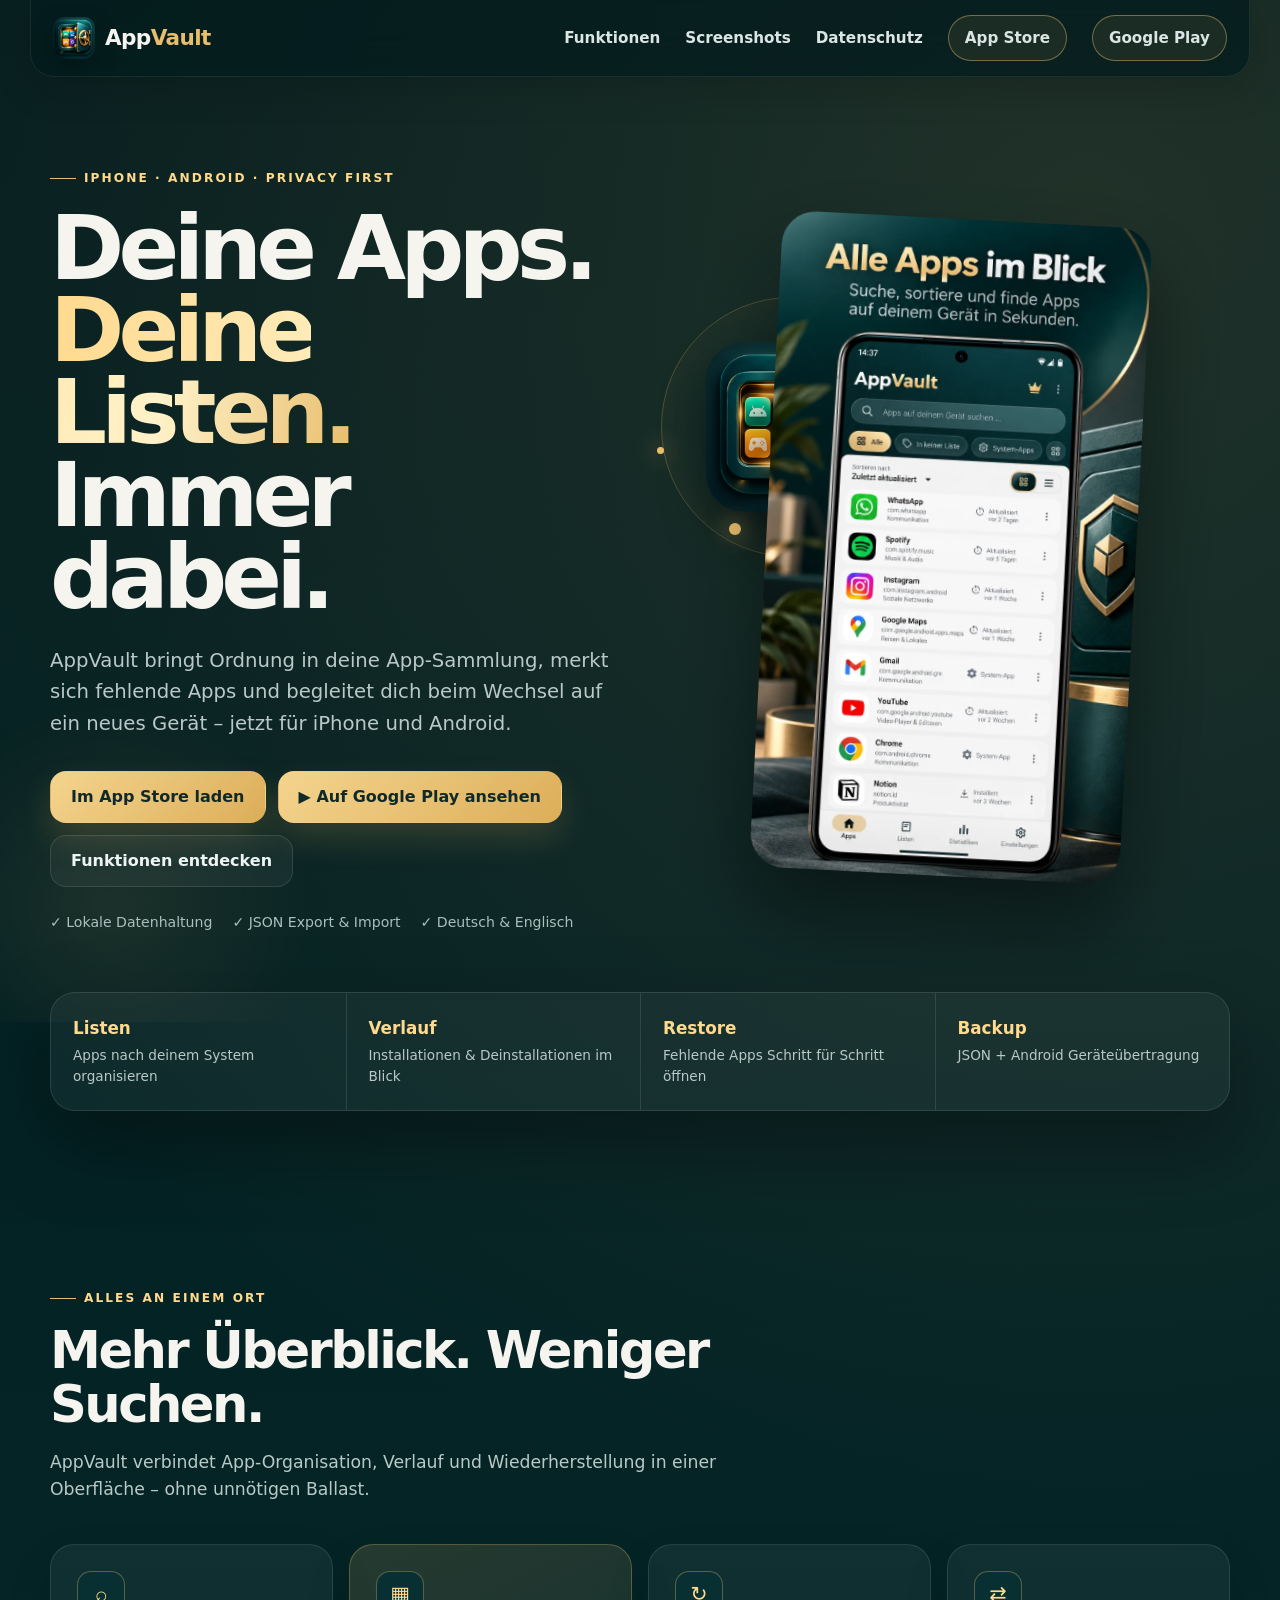
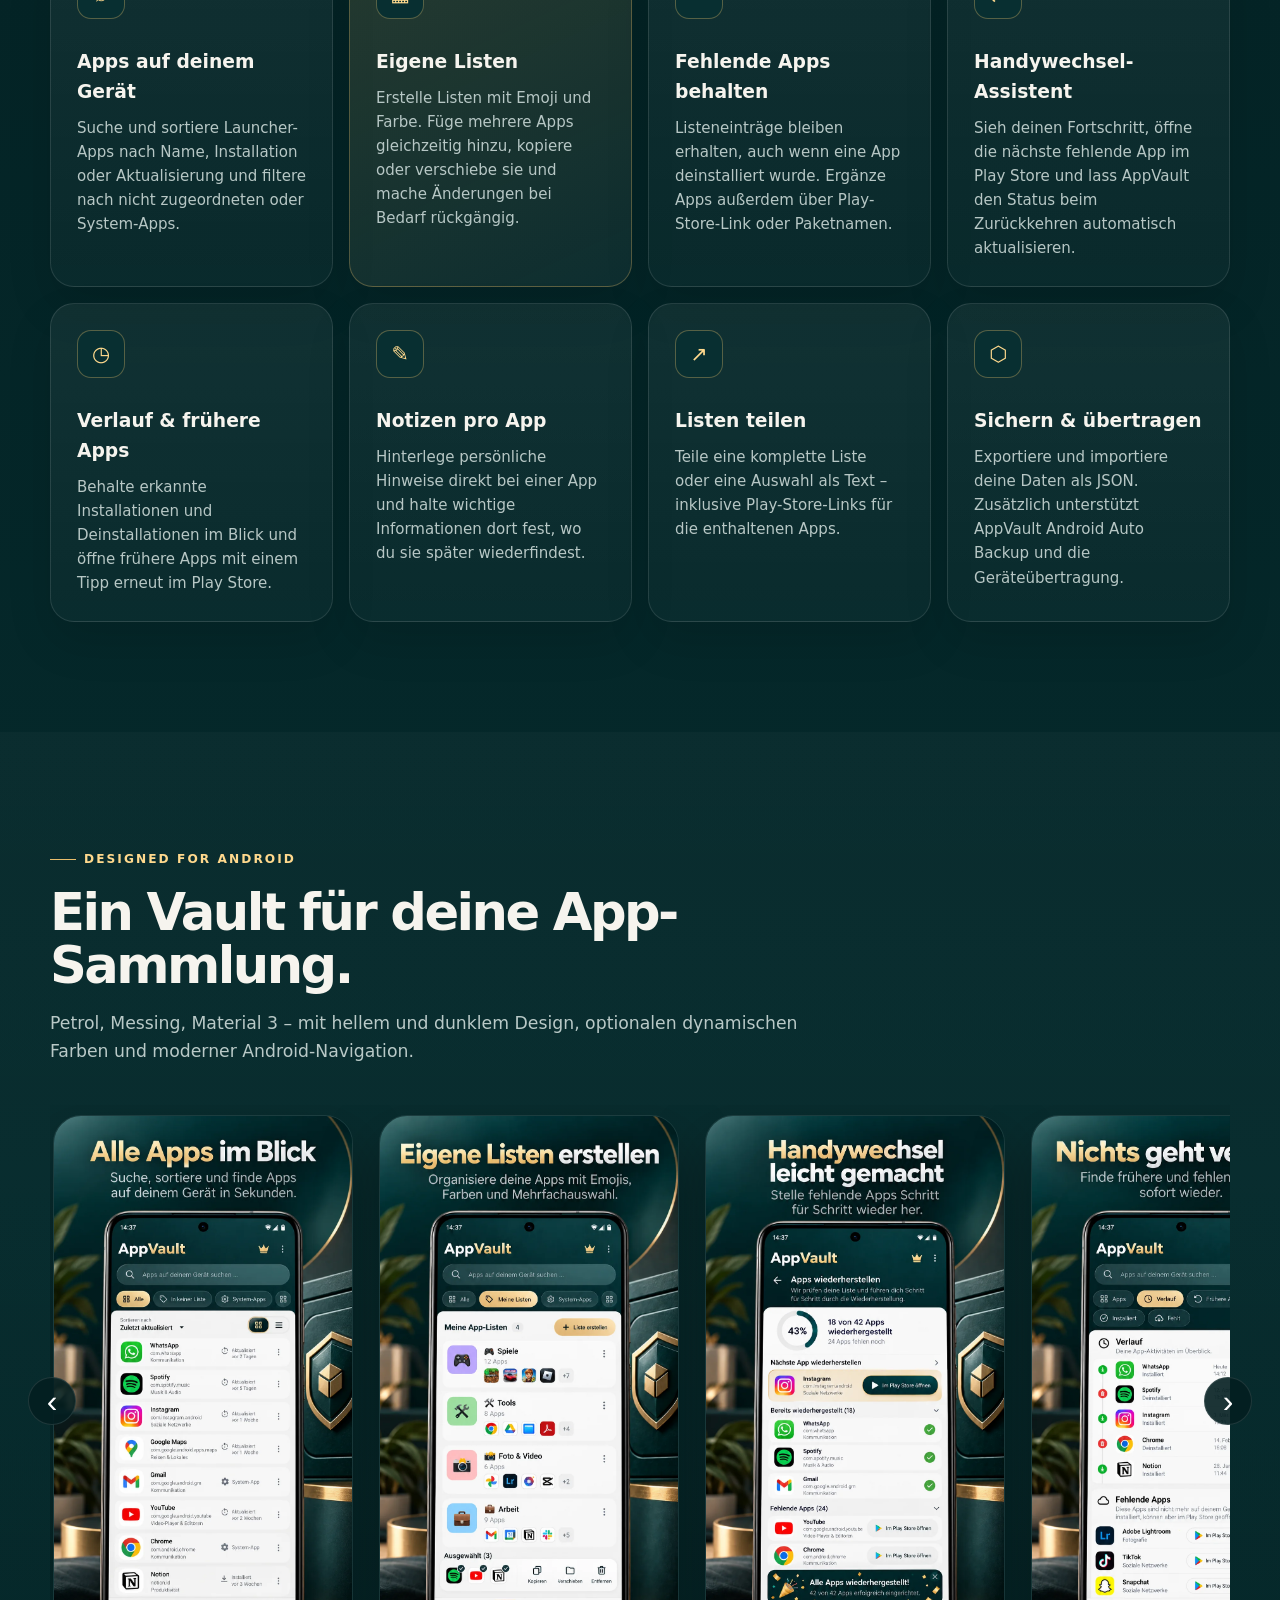
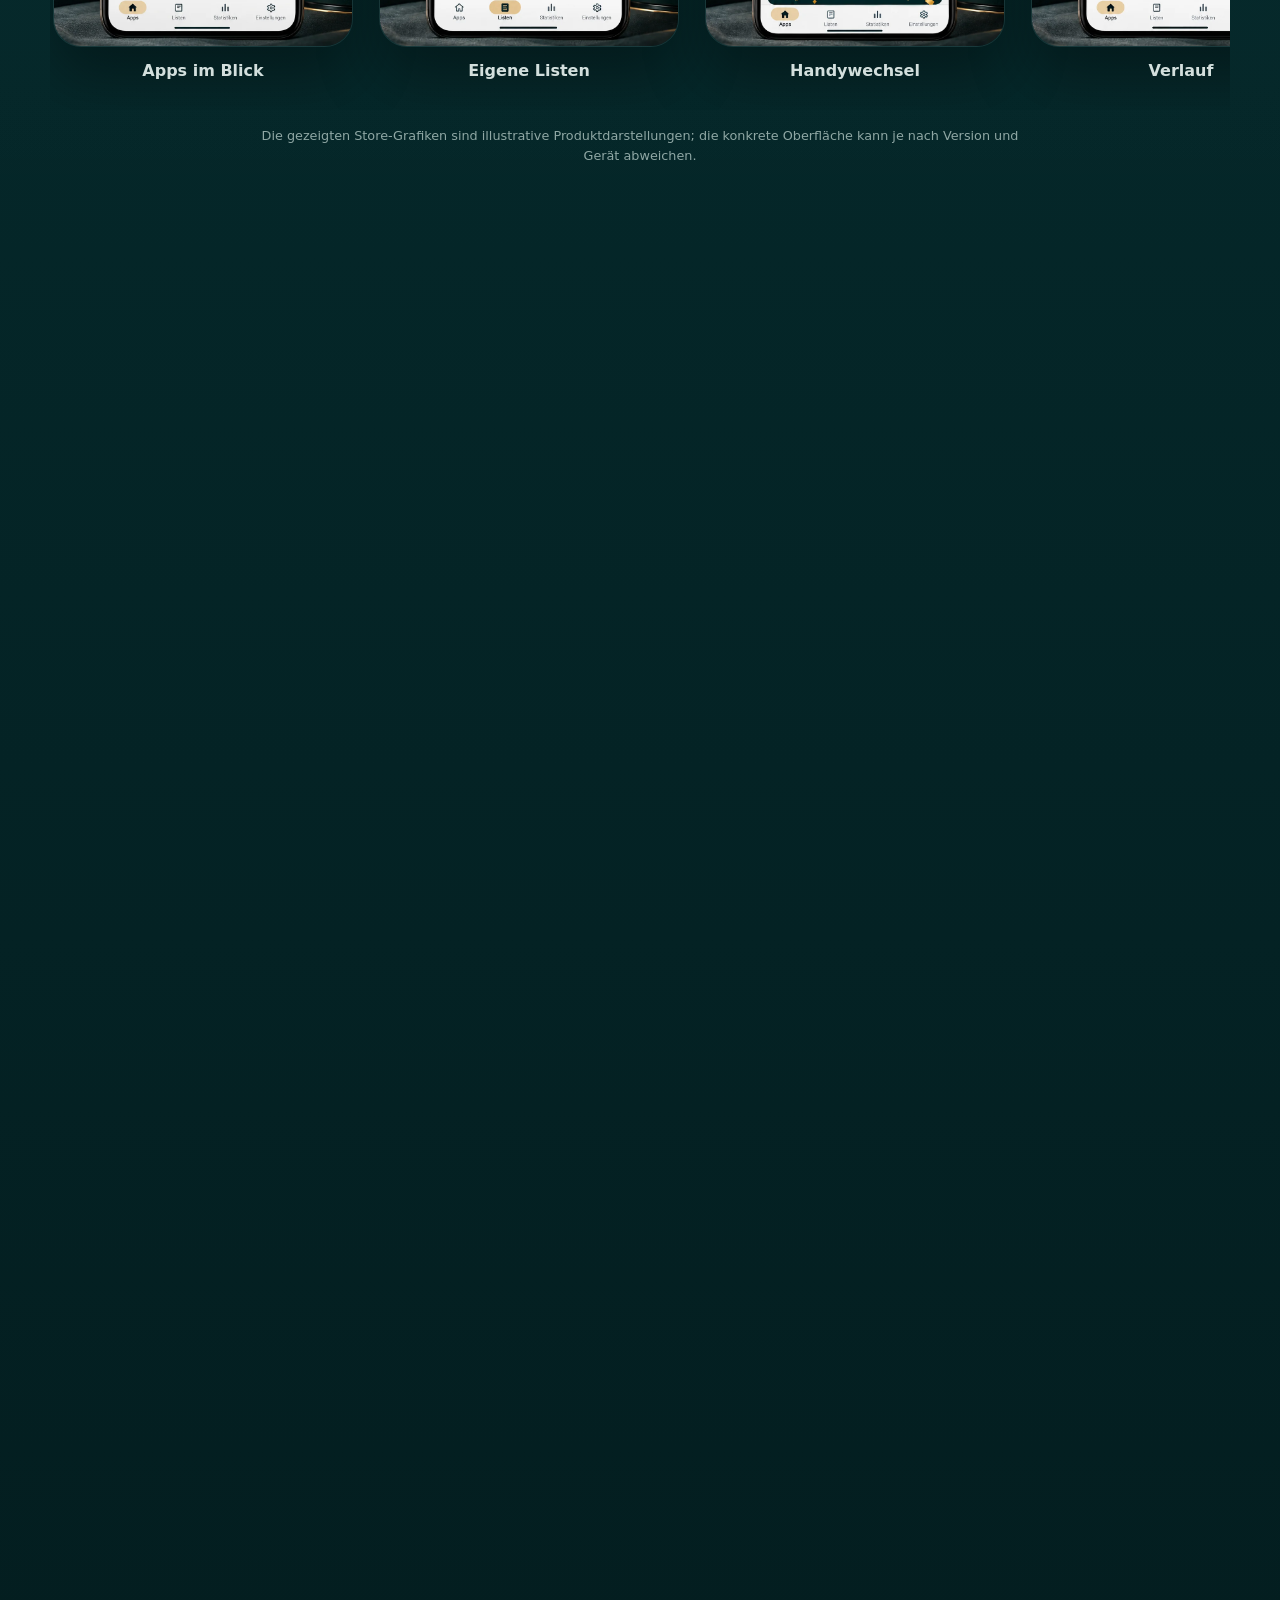
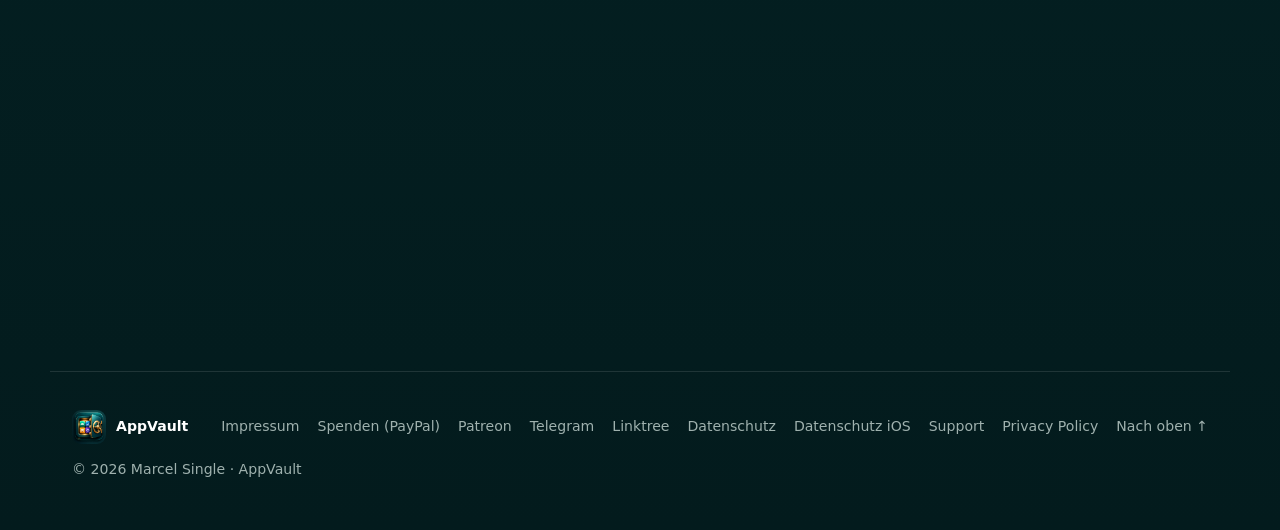
<file: index.html>
<!doctype html>
<html lang="de">
<head>
  <meta charset="utf-8">
  <meta name="viewport" content="width=device-width, initial-scale=1">
  <meta name="theme-color" content="#07393b">
  <meta name="description" content="AppVault organisiert deine Android-Apps in eigenen Listen und hilft dir, fehlende Apps nach einem Handywechsel schnell wiederzufinden.">
  <meta property="og:title" content="AppVault – Deine Apps. Deine Listen. Immer dabei.">
  <meta property="og:description" content="Apps organisieren, fehlende Apps wiederfinden und beim Handywechsel Schritt für Schritt wiederherstellen.">
  <meta property="og:image" content="assets/og-image.jpg">
  <title>AppVault – Deine Apps. Deine Listen. Immer dabei.</title>
  <link rel="icon" href="assets/app-icon.png">
  <link rel="stylesheet" href="styles.css">
</head>
<body>
  <header class="site-header" id="top">
    <a class="brand" href="#top" aria-label="AppVault Startseite">
      <img src="assets/app-icon.png" alt="AppVault Icon" width="42" height="42">
      <span>App<span>Vault</span></span>
    </a>
    <button class="menu-button" type="button" aria-label="Navigation öffnen" aria-expanded="false">☰</button>
    <nav class="nav" aria-label="Hauptnavigation">
      <a href="#features">Funktionen</a>
      <a href="#screens">Screenshots</a>
      <a href="#privacy">Datenschutz</a>
      <a class="nav-cta" href="https://apps.apple.com/app/app-vault-apps-nutzung/id6823302674" rel="noopener">App Store</a>
      <a class="nav-cta" href="https://play.google.com/store/apps/details?id=dev.flondy.AV" rel="noopener">Google Play</a>
    </nav>
  </header>

  <main>
    <section class="hero section-pad">
      <div class="hero-glow hero-glow-a"></div>
      <div class="hero-glow hero-glow-b"></div>
      <div class="hero-copy reveal">
        <div class="eyebrow">iPHONE · ANDROID · PRIVACY FIRST</div>
        <h1>Deine Apps.<br><span>Deine Listen.</span><br>Immer dabei.</h1>
        <p class="lead">AppVault bringt Ordnung in deine App-Sammlung, merkt sich fehlende Apps und begleitet dich beim Wechsel auf ein neues Gerät – jetzt für iPhone und Android.</p>
        <div class="hero-actions">
          <a class="button button-primary" href="https://apps.apple.com/app/app-vault-apps-nutzung/id6823302674" rel="noopener">Im App Store laden</a>
          <a class="button button-primary" href="https://play.google.com/store/apps/details?id=dev.flondy.AV" rel="noopener">▶ Auf Google Play ansehen</a>
          <a class="button button-ghost" href="#features">Funktionen entdecken</a>
        </div>
        <div class="trust-row" aria-label="AppVault Eigenschaften">
          <span>✓ Lokale Datenhaltung</span>
          <span>✓ JSON Export & Import</span>
          <span>✓ Deutsch & Englisch</span>
        </div>
      </div>
      <div class="hero-visual reveal">
        <div class="icon-orbit">
          <img class="hero-icon" src="assets/app-icon.png" alt="AppVault Tresor-App-Icon">
          <span class="orbit-dot dot-a"></span><span class="orbit-dot dot-b"></span><span class="orbit-dot dot-c"></span>
        </div>
        <img class="hero-phone" src="assets/screen-apps.webp" alt="AppVault App-Übersicht auf einem Android-Smartphone">
      </div>
    </section>

    <section class="mini-proof">
      <div><strong>Listen</strong><span>Apps nach deinem System organisieren</span></div>
      <div><strong>Verlauf</strong><span>Installationen & Deinstallationen im Blick</span></div>
      <div><strong>Restore</strong><span>Fehlende Apps Schritt für Schritt öffnen</span></div>
      <div><strong>Backup</strong><span>JSON + Android Geräteübertragung</span></div>
    </section>

    <section class="section section-pad" id="features">
      <div class="section-heading reveal">
        <div class="eyebrow">ALLES AN EINEM ORT</div>
        <h2>Mehr Überblick. Weniger Suchen.</h2>
        <p>AppVault verbindet App-Organisation, Verlauf und Wiederherstellung in einer Oberfläche – ohne unnötigen Ballast.</p>
      </div>
      <div class="feature-grid">
        <article class="feature-card reveal"><div class="feature-icon">⌕</div><h3>Apps auf deinem Gerät</h3><p>Suche und sortiere Launcher-Apps nach Name, Installation oder Aktualisierung und filtere nach nicht zugeordneten oder System-Apps.</p></article>
        <article class="feature-card featured reveal"><div class="feature-icon">▦</div><h3>Eigene Listen</h3><p>Erstelle Listen mit Emoji und Farbe. Füge mehrere Apps gleichzeitig hinzu, kopiere oder verschiebe sie und mache Änderungen bei Bedarf rückgängig.</p></article>
        <article class="feature-card reveal"><div class="feature-icon">↻</div><h3>Fehlende Apps behalten</h3><p>Listeneinträge bleiben erhalten, auch wenn eine App deinstalliert wurde. Ergänze Apps außerdem über Play-Store-Link oder Paketnamen.</p></article>
        <article class="feature-card reveal"><div class="feature-icon">⇄</div><h3>Handywechsel-Assistent</h3><p>Sieh deinen Fortschritt, öffne die nächste fehlende App im Play Store und lass AppVault den Status beim Zurückkehren automatisch aktualisieren.</p></article>
        <article class="feature-card reveal"><div class="feature-icon">◷</div><h3>Verlauf & frühere Apps</h3><p>Behalte erkannte Installationen und Deinstallationen im Blick und öffne frühere Apps mit einem Tipp erneut im Play Store.</p></article>
        <article class="feature-card reveal"><div class="feature-icon">✎</div><h3>Notizen pro App</h3><p>Hinterlege persönliche Hinweise direkt bei einer App und halte wichtige Informationen dort fest, wo du sie später wiederfindest.</p></article>
        <article class="feature-card reveal"><div class="feature-icon">↗</div><h3>Listen teilen</h3><p>Teile eine komplette Liste oder eine Auswahl als Text – inklusive Play-Store-Links für die enthaltenen Apps.</p></article>
        <article class="feature-card reveal"><div class="feature-icon">⬡</div><h3>Sichern & übertragen</h3><p>Exportiere und importiere deine Daten als JSON. Zusätzlich unterstützt AppVault Android Auto Backup und die Geräteübertragung.</p></article>
      </div>
    </section>

    <section class="showcase section-pad" id="screens">
      <div class="section-heading reveal">
        <div class="eyebrow">DESIGNED FOR ANDROID</div>
        <h2>Ein Vault für deine App-Sammlung.</h2>
        <p>Petrol, Messing, Material 3 – mit hellem und dunklem Design, optionalen dynamischen Farben und moderner Android-Navigation.</p>
      </div>
      <div class="screens-wrap reveal">
        <button class="slider-button prev" type="button" aria-label="Vorheriger Screenshot">‹</button>
        <div class="screens" tabindex="0">
          <figure><img src="assets/screen-apps.webp" alt="AppVault Übersicht installierter Apps"><figcaption>Apps im Blick</figcaption></figure>
          <figure><img src="assets/screen-lists.webp" alt="Eigene App-Listen in AppVault"><figcaption>Eigene Listen</figcaption></figure>
          <figure><img src="assets/screen-restore.webp" alt="Wiederherstellungsassistent von AppVault"><figcaption>Handywechsel</figcaption></figure>
          <figure><img src="assets/screen-history.webp" alt="App-Verlauf und fehlende Apps in AppVault"><figcaption>Verlauf</figcaption></figure>
        </div>
        <button class="slider-button next" type="button" aria-label="Nächster Screenshot">›</button>
      </div>
      <p class="mockup-note">Die gezeigten Store-Grafiken sind illustrative Produktdarstellungen; die konkrete Oberfläche kann je nach Version und Gerät abweichen.</p>
    </section>

    <section class="privacy-band section-pad" id="privacy">
      <div class="privacy-card reveal">
        <div>
          <div class="eyebrow">PRIVACY FIRST</div>
          <h2>Deine App-Daten bleiben unter deiner Kontrolle.</h2>
          <p>AppVault speichert Listen, Notizen, bekannte Apps und den Verlauf lokal auf deinem Gerät. JSON-Dateien werden nur an dem Ort gespeichert oder geöffnet, den du selbst auswählst. Die aktuelle Projektversion nutzt keine Werbe- oder Analyse-SDKs.</p>
        </div>
        <div class="privacy-points">
          <span>Keine eigene Cloud</span>
          <span>Kein AppVault-Konto nötig</span>
          <span>Kein QUERY_ALL_PACKAGES</span>
          <span>Transparenter Export</span>
        </div>
        <a class="button button-primary" href="datenschutz.html">Datenschutzerklärung lesen</a>
      </div>
    </section>

    <section class="section section-pad faq">
      <div class="section-heading reveal">
        <div class="eyebrow">FAQ</div>
        <h2>Häufige Fragen</h2>
      </div>
      <div class="faq-list">
        <details class="reveal"><summary>Kann AppVault meine Apps automatisch installieren?</summary><p>Nein. AppVault öffnet fehlende Apps im Google Play Store. Die eigentliche Installation bestätigst du selbst im Play Store.</p></details>
        <details class="reveal"><summary>Was passiert mit einer Liste, wenn ich eine App lösche?</summary><p>Der Eintrag kann in AppVault erhalten bleiben. So siehst du später, dass die App fehlt, und kannst sie einfacher wiederfinden.</p></details>
        <details class="reveal"><summary>Wo werden meine AppVault-Daten gespeichert?</summary><p>Listen, Notizen, bekannte Apps, Verlauf und Einstellungen werden lokal auf deinem Gerät gespeichert. Für Sicherungen kannst du JSON Export/Import sowie die von Android bereitgestellten Backup- und Geräteübertragungsfunktionen verwenden.</p></details>
        <details class="reveal"><summary>Benötigt AppVault Zugriff auf alle installierten Pakete?</summary><p>AppVault verwendet Package Visibility über Androids &lt;queries&gt;-Mechanismus für Launcher-Apps und nicht die weitreichende QUERY_ALL_PACKAGES-Berechtigung.</p></details>
      </div>
    </section>

    <section class="cta section-pad reveal">
      <img src="assets/app-icon.png" alt="" width="92" height="92">
      <div><div class="eyebrow">APPVAULT</div><h2>Deine Apps. Deine Listen.<br>Dein Vault.</h2></div>
      <div class="hero-actions" style="margin:0"><a class="button button-primary" href="https://apps.apple.com/app/app-vault-apps-nutzung/id6823302674" rel="noopener">App Store</a><a class="button button-primary" href="https://play.google.com/store/apps/details?id=dev.flondy.AV" rel="noopener">▶ Google Play</a></div>
    </section>
  </main>

  <footer>
    <div class="footer-brand"><img src="assets/app-icon.png" alt="" width="34" height="34"><strong>AppVault</strong></div>
    <div class="footer-links"><a href="https://flondy.github.io/app-store/impressum.html">Impressum</a><a href="https://www.paypal.com/paypalme/MSingle72" target="_blank" rel="noopener">Spenden (PayPal)</a><a href="https://www.patreon.com/cw/Flondy" target="_blank" rel="noopener">Patreon</a><a href="https://t.me/Flondy" target="_blank" rel="noopener">Telegram</a><a href="https://linktr.ee/flondy" target="_blank" rel="noopener">Linktree</a><a href="datenschutz.html">Datenschutz</a><a href="datenschutz-ios.html">Datenschutz iOS</a><a href="support.html">Support</a><a href="privacy.html" lang="en">Privacy Policy</a><a href="#top">Nach oben ↑</a></div>
    <p>© <span id="year"></span> Marcel Single · AppVault</p>
  </footer>
  <script src="script.js"></script>
</body>
</html>
</file>
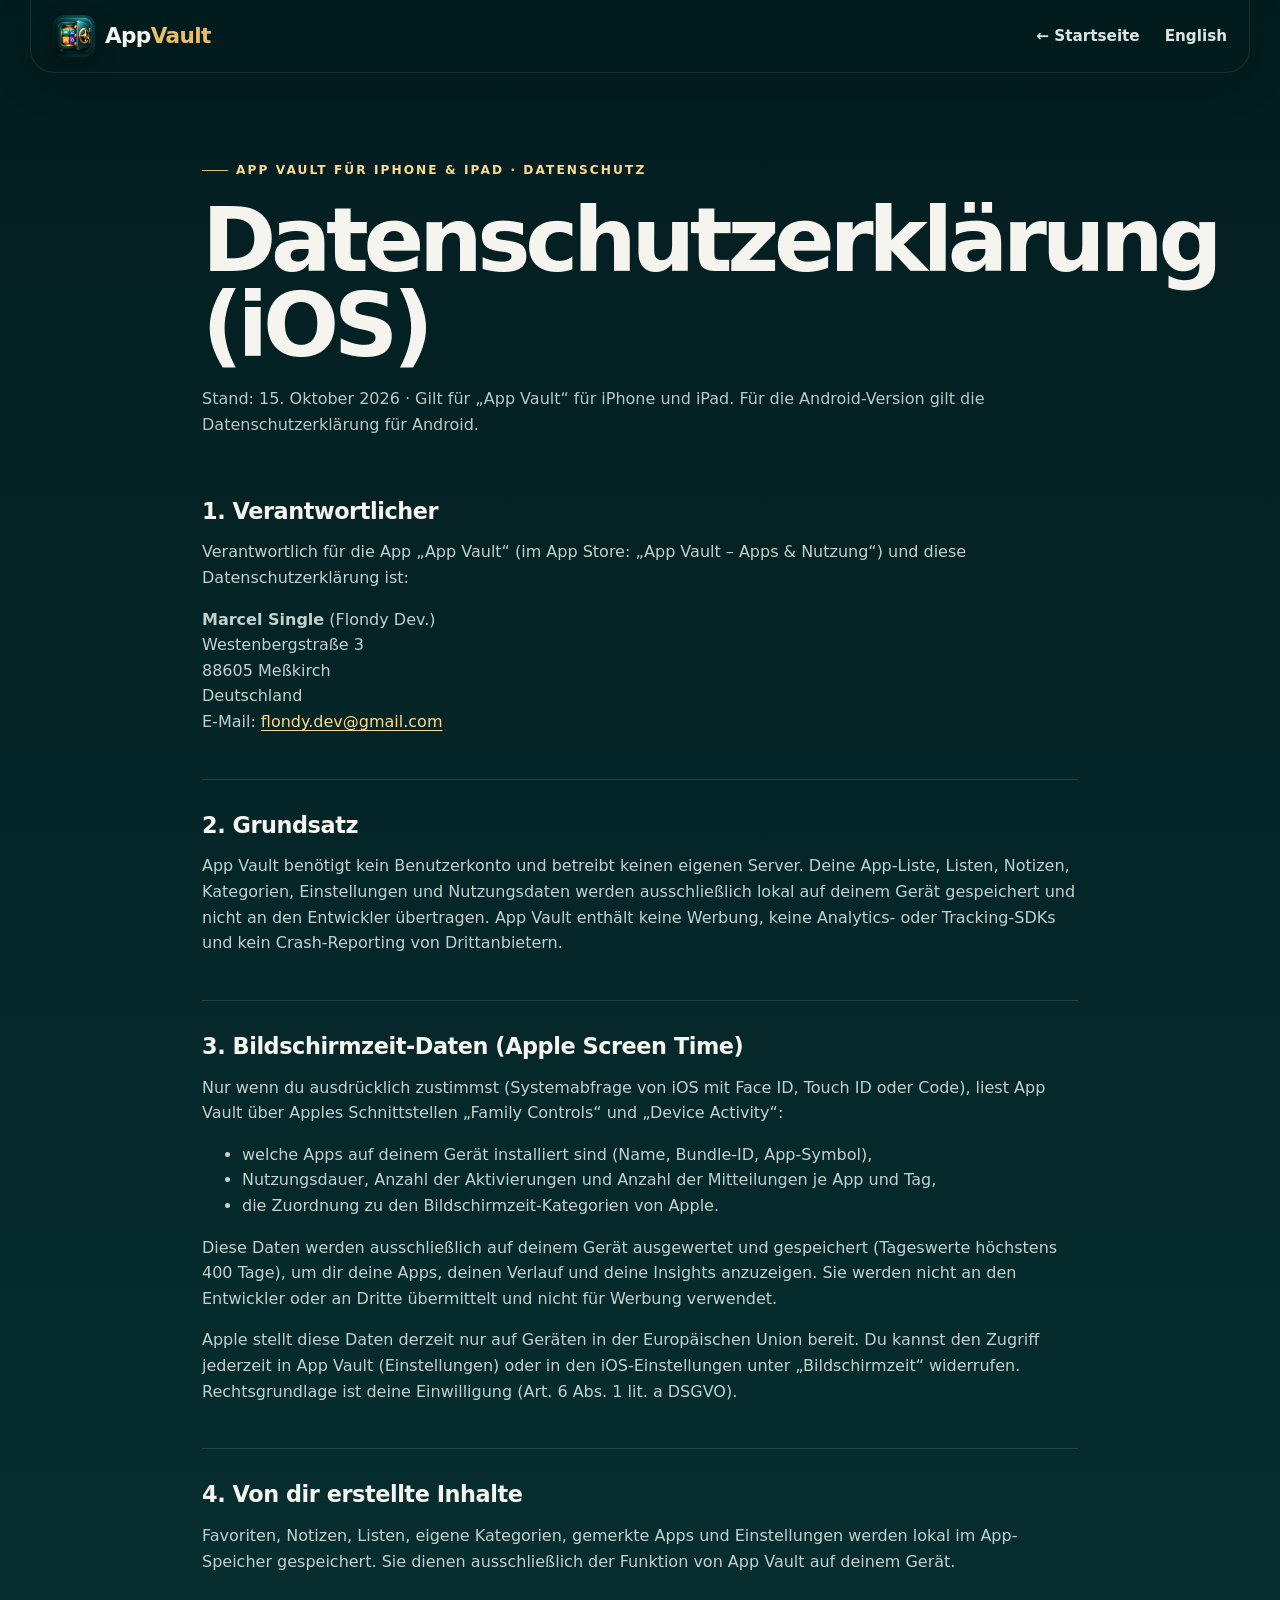
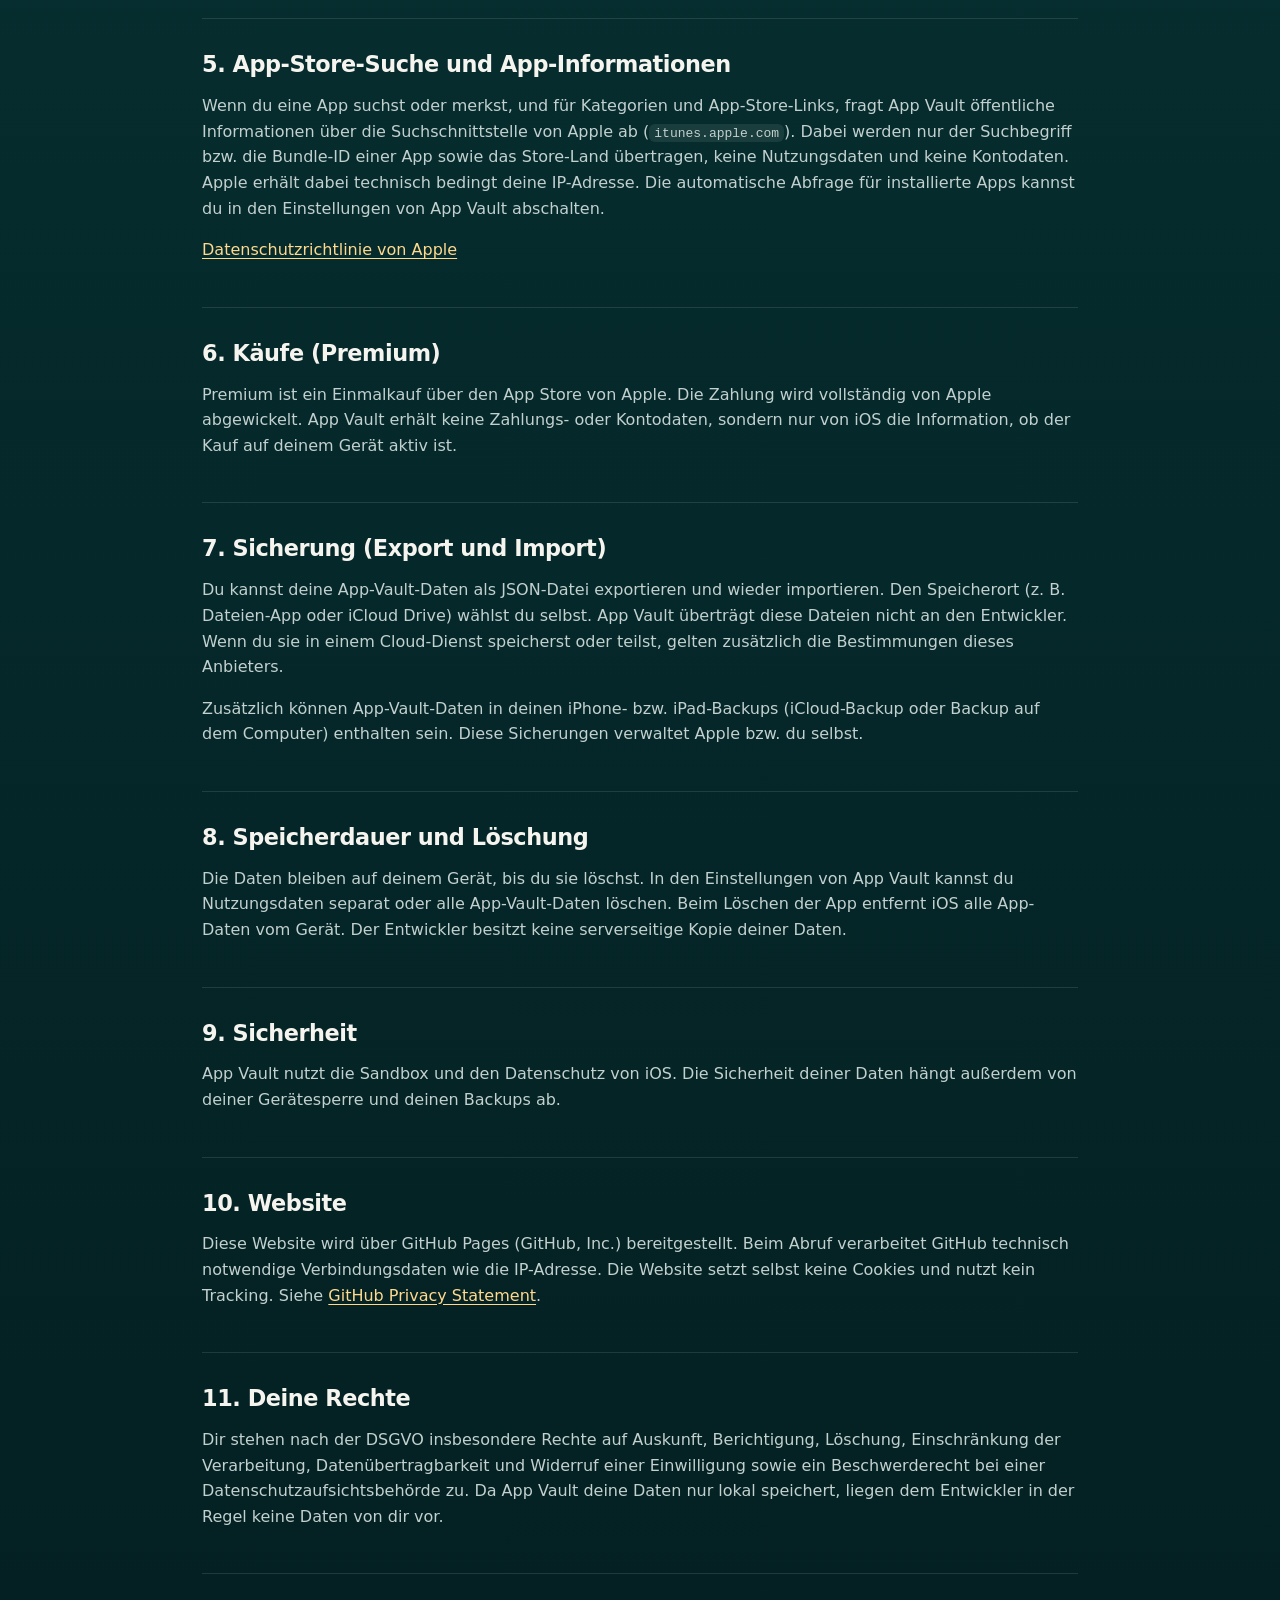
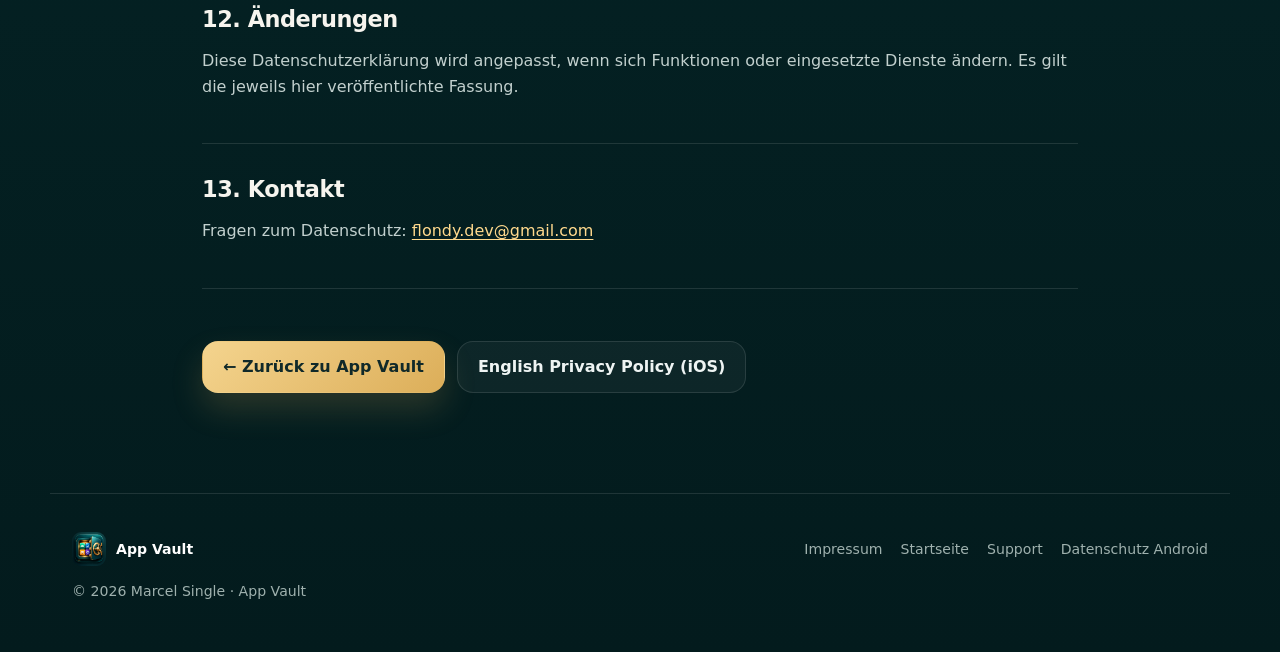
<file: datenschutz-ios.html>
<!doctype html>
<html lang="de">
<head>
  <meta charset="utf-8">
  <meta name="viewport" content="width=device-width, initial-scale=1">
  <meta name="theme-color" content="#07393b">
  <meta name="robots" content="index,follow">
  <title>Datenschutzerklärung iOS – App Vault</title>
  <link rel="icon" href="assets/app-icon.png">
  <link rel="stylesheet" href="styles.css">
</head>
<body class="legal-page">
  <header class="site-header legal-header">
    <a class="brand" href="index.html"><img src="assets/app-icon.png" alt="App Vault Icon" width="42" height="42"><span>App<span>Vault</span></span></a>
    <nav class="nav legal-nav"><a href="index.html">← Startseite</a><a href="privacy-ios.html" lang="en">English</a></nav>
  </header>
  <main class="legal-shell">
    <div class="legal-title">
      <div class="eyebrow">APP VAULT FÜR iPHONE &amp; iPAD · DATENSCHUTZ</div>
      <h1>Datenschutzerklärung (iOS)</h1>
      <p>Stand: 15. Oktober 2026 · Gilt für „App Vault“ für iPhone und iPad. Für die Android-Version gilt die <a href="datenschutz.html">Datenschutzerklärung für Android</a>.</p>
    </div>

    <article class="legal-content">
      <section><h2>1. Verantwortlicher</h2><p>Verantwortlich für die App „App Vault“ (im App Store: „App Vault – Apps &amp; Nutzung“) und diese Datenschutzerklärung ist:</p><p><strong>Marcel Single</strong> (Flondy Dev.)<br>Westenbergstraße 3<br>88605 Meßkirch<br>Deutschland<br>E-Mail: <a href="mailto:flondy.dev@gmail.com">flondy.dev@gmail.com</a></p></section>

      <section><h2>2. Grundsatz</h2><p>App Vault benötigt kein Benutzerkonto und betreibt keinen eigenen Server. Deine App-Liste, Listen, Notizen, Kategorien, Einstellungen und Nutzungsdaten werden ausschließlich lokal auf deinem Gerät gespeichert und nicht an den Entwickler übertragen. App Vault enthält keine Werbung, keine Analytics- oder Tracking-SDKs und kein Crash-Reporting von Drittanbietern.</p></section>

      <section><h2>3. Bildschirmzeit-Daten (Apple Screen Time)</h2><p>Nur wenn du ausdrücklich zustimmst (Systemabfrage von iOS mit Face ID, Touch ID oder Code), liest App Vault über Apples Schnittstellen „Family Controls“ und „Device Activity“:</p><ul><li>welche Apps auf deinem Gerät installiert sind (Name, Bundle-ID, App-Symbol),</li><li>Nutzungsdauer, Anzahl der Aktivierungen und Anzahl der Mitteilungen je App und Tag,</li><li>die Zuordnung zu den Bildschirmzeit-Kategorien von Apple.</li></ul><p>Diese Daten werden ausschließlich auf deinem Gerät ausgewertet und gespeichert (Tageswerte höchstens 400 Tage), um dir deine Apps, deinen Verlauf und deine Insights anzuzeigen. Sie werden nicht an den Entwickler oder an Dritte übermittelt und nicht für Werbung verwendet.</p><p>Apple stellt diese Daten derzeit nur auf Geräten in der Europäischen Union bereit. Du kannst den Zugriff jederzeit in App Vault (Einstellungen) oder in den iOS-Einstellungen unter „Bildschirmzeit“ widerrufen. Rechtsgrundlage ist deine Einwilligung (Art. 6 Abs. 1 lit. a DSGVO).</p></section>

      <section><h2>4. Von dir erstellte Inhalte</h2><p>Favoriten, Notizen, Listen, eigene Kategorien, gemerkte Apps und Einstellungen werden lokal im App-Speicher gespeichert. Sie dienen ausschließlich der Funktion von App Vault auf deinem Gerät.</p></section>

      <section><h2>5. App-Store-Suche und App-Informationen</h2><p>Wenn du eine App suchst oder merkst, und für Kategorien und App-Store-Links, fragt App Vault öffentliche Informationen über die Suchschnittstelle von Apple ab (<code>itunes.apple.com</code>). Dabei werden nur der Suchbegriff bzw. die Bundle-ID einer App sowie das Store-Land übertragen, keine Nutzungsdaten und keine Kontodaten. Apple erhält dabei technisch bedingt deine IP-Adresse. Die automatische Abfrage für installierte Apps kannst du in den Einstellungen von App Vault abschalten.</p><p><a href="https://www.apple.com/legal/privacy/" rel="noopener noreferrer">Datenschutzrichtlinie von Apple</a></p></section>

      <section><h2>6. Käufe (Premium)</h2><p>Premium ist ein Einmalkauf über den App Store von Apple. Die Zahlung wird vollständig von Apple abgewickelt. App Vault erhält keine Zahlungs- oder Kontodaten, sondern nur von iOS die Information, ob der Kauf auf deinem Gerät aktiv ist.</p></section>

      <section><h2>7. Sicherung (Export und Import)</h2><p>Du kannst deine App-Vault-Daten als JSON-Datei exportieren und wieder importieren. Den Speicherort (z. B. Dateien-App oder iCloud Drive) wählst du selbst. App Vault überträgt diese Dateien nicht an den Entwickler. Wenn du sie in einem Cloud-Dienst speicherst oder teilst, gelten zusätzlich die Bestimmungen dieses Anbieters.</p><p>Zusätzlich können App-Vault-Daten in deinen iPhone- bzw. iPad-Backups (iCloud-Backup oder Backup auf dem Computer) enthalten sein. Diese Sicherungen verwaltet Apple bzw. du selbst.</p></section>

      <section><h2>8. Speicherdauer und Löschung</h2><p>Die Daten bleiben auf deinem Gerät, bis du sie löschst. In den Einstellungen von App Vault kannst du Nutzungsdaten separat oder alle App-Vault-Daten löschen. Beim Löschen der App entfernt iOS alle App-Daten vom Gerät. Der Entwickler besitzt keine serverseitige Kopie deiner Daten.</p></section>

      <section><h2>9. Sicherheit</h2><p>App Vault nutzt die Sandbox und den Datenschutz von iOS. Die Sicherheit deiner Daten hängt außerdem von deiner Gerätesperre und deinen Backups ab.</p></section>

      <section><h2>10. Website</h2><p>Diese Website wird über GitHub Pages (GitHub, Inc.) bereitgestellt. Beim Abruf verarbeitet GitHub technisch notwendige Verbindungsdaten wie die IP-Adresse. Die Website setzt selbst keine Cookies und nutzt kein Tracking. Siehe <a href="https://docs.github.com/en/site-policy/privacy-policies/github-general-privacy-statement" rel="noopener noreferrer">GitHub Privacy Statement</a>.</p></section>

      <section><h2>11. Deine Rechte</h2><p>Dir stehen nach der DSGVO insbesondere Rechte auf Auskunft, Berichtigung, Löschung, Einschränkung der Verarbeitung, Datenübertragbarkeit und Widerruf einer Einwilligung sowie ein Beschwerderecht bei einer Datenschutzaufsichtsbehörde zu. Da App Vault deine Daten nur lokal speichert, liegen dem Entwickler in der Regel keine Daten von dir vor.</p></section>

      <section><h2>12. Änderungen</h2><p>Diese Datenschutzerklärung wird angepasst, wenn sich Funktionen oder eingesetzte Dienste ändern. Es gilt die jeweils hier veröffentlichte Fassung.</p></section>

      <section><h2>13. Kontakt</h2><p>Fragen zum Datenschutz: <a href="mailto:flondy.dev@gmail.com">flondy.dev@gmail.com</a></p></section>
    </article>
    <div class="legal-actions"><a class="button button-primary" href="index.html">← Zurück zu App Vault</a><a class="button button-ghost" href="privacy-ios.html">English Privacy Policy (iOS)</a></div>
  </main>
  <footer><div class="footer-brand"><img src="assets/app-icon.png" alt="" width="34" height="34"><strong>App Vault</strong></div><div class="footer-links"><a href="https://flondy.github.io/app-store/impressum.html">Impressum</a><a href="index.html">Startseite</a><a href="support.html">Support</a><a href="datenschutz.html">Datenschutz Android</a></div><p>© <span id="year"></span> Marcel Single · App Vault</p></footer>
  <script src="script.js"></script>
</body>
</html>
</file>
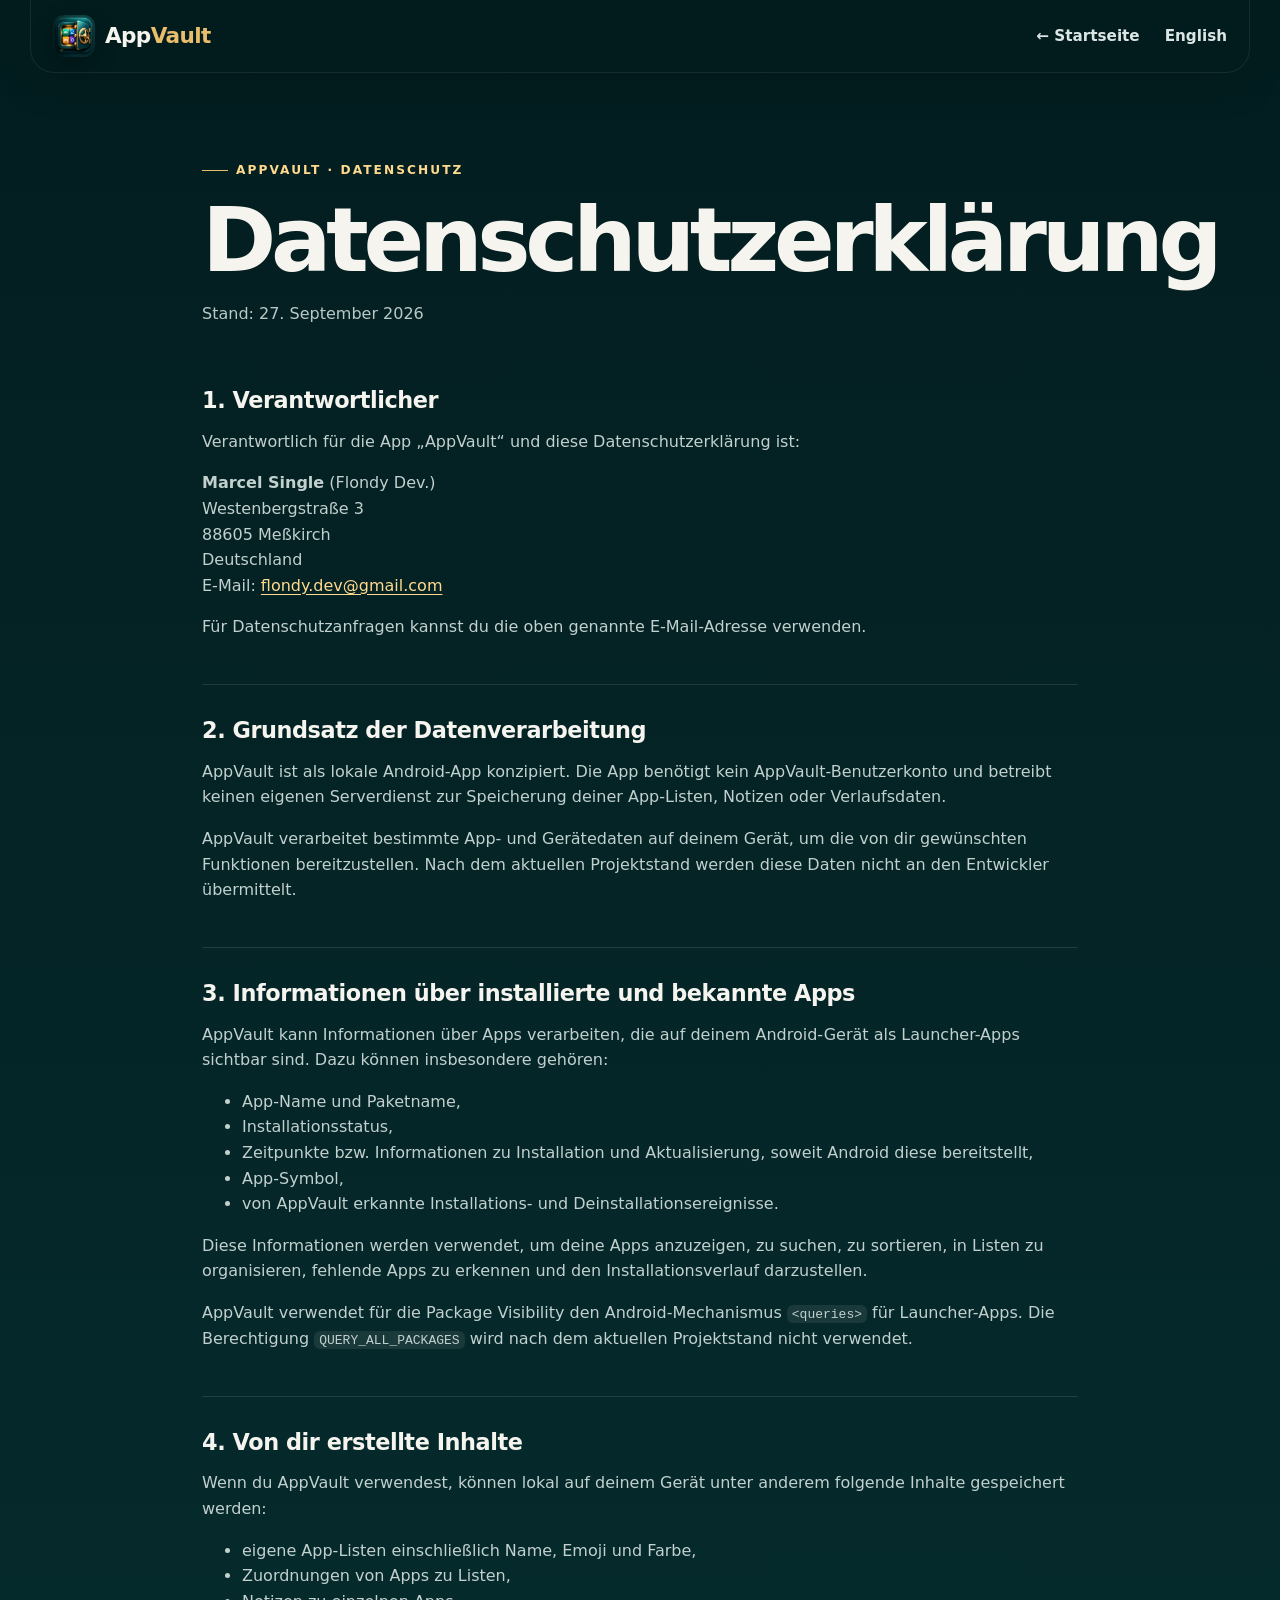
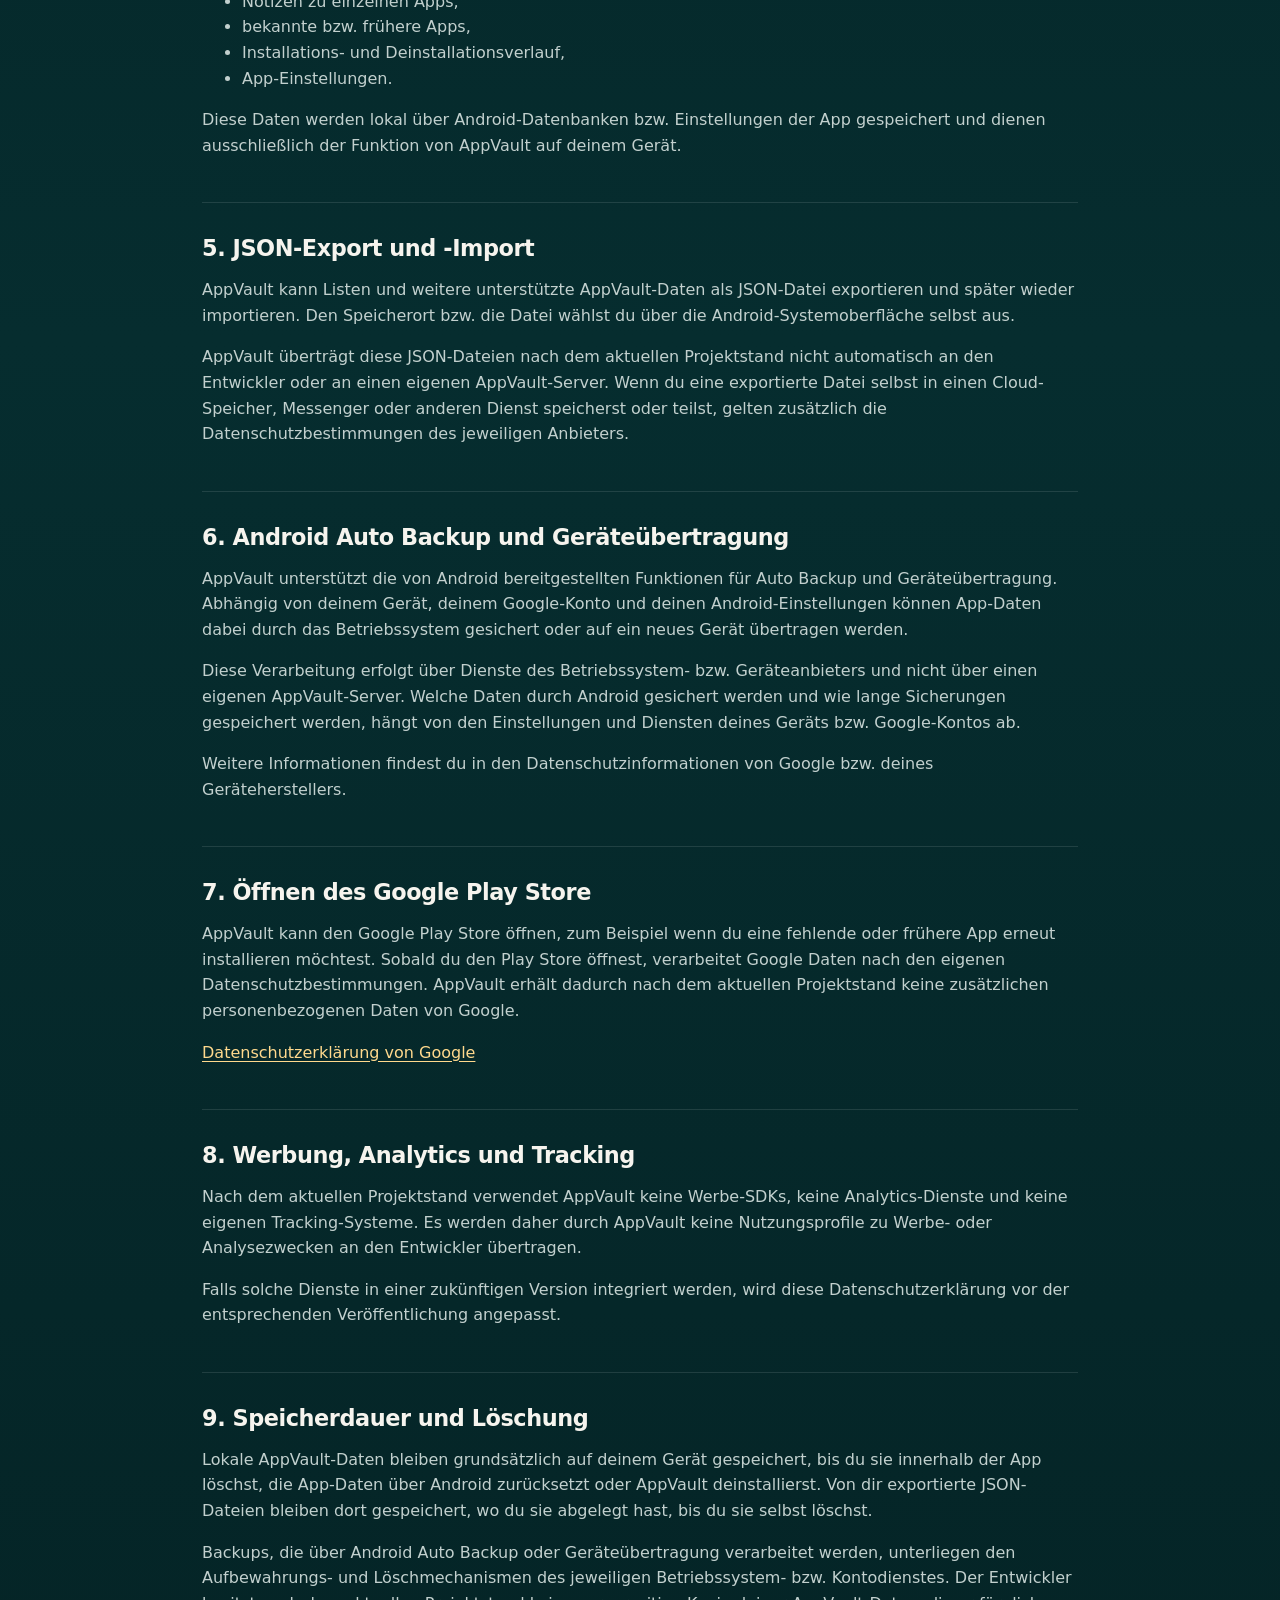
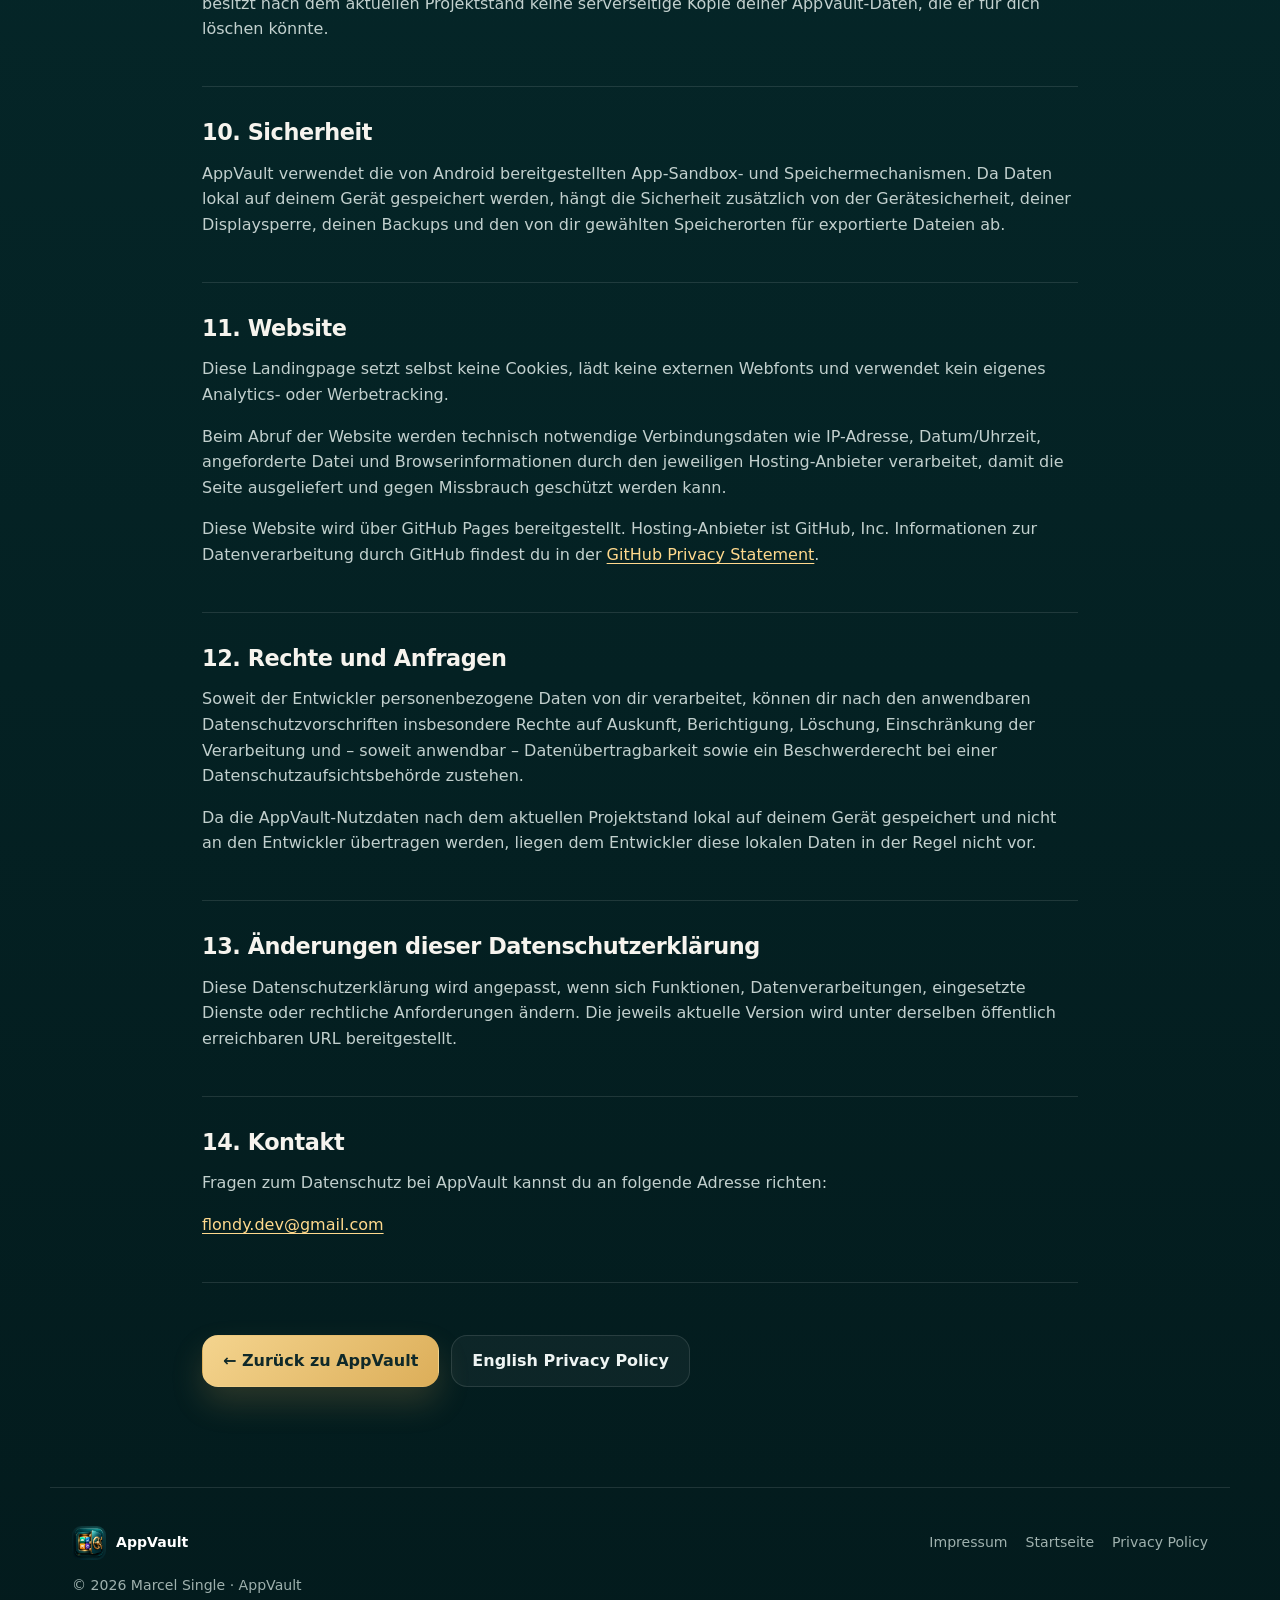
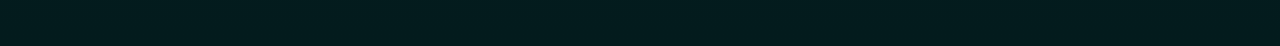
<file: datenschutz.html>
<!doctype html>
<html lang="de">
<head>
  <meta charset="utf-8">
  <meta name="viewport" content="width=device-width, initial-scale=1">
  <meta name="theme-color" content="#07393b">
  <meta name="robots" content="index,follow">
  <title>Datenschutzerklärung – AppVault</title>
  <link rel="icon" href="assets/app-icon.png">
  <link rel="stylesheet" href="styles.css">
</head>
<body class="legal-page">
  <header class="site-header legal-header">
    <a class="brand" href="index.html"><img src="assets/app-icon.png" alt="AppVault Icon" width="42" height="42"><span>App<span>Vault</span></span></a>
    <nav class="nav legal-nav"><a href="index.html">← Startseite</a><a href="privacy.html" lang="en">English</a></nav>
  </header>
  <main class="legal-shell">
    <div class="legal-title">
      <div class="eyebrow">APPVAULT · DATENSCHUTZ</div>
      <h1>Datenschutzerklärung</h1>
      <p>Stand: 27. September 2026</p>
    </div>

    <article class="legal-content">
      <section><h2>1. Verantwortlicher</h2><p>Verantwortlich für die App „AppVault“ und diese Datenschutzerklärung ist:</p><p><strong>Marcel Single</strong> (Flondy Dev.)<br>Westenbergstraße 3<br>88605 Meßkirch<br>Deutschland<br>E-Mail: <a href="mailto:flondy.dev@gmail.com">flondy.dev@gmail.com</a></p><p>Für Datenschutzanfragen kannst du die oben genannte E-Mail-Adresse verwenden.</p></section>

      <section><h2>2. Grundsatz der Datenverarbeitung</h2><p>AppVault ist als lokale Android-App konzipiert. Die App benötigt kein AppVault-Benutzerkonto und betreibt keinen eigenen Serverdienst zur Speicherung deiner App-Listen, Notizen oder Verlaufsdaten.</p><p>AppVault verarbeitet bestimmte App- und Gerätedaten auf deinem Gerät, um die von dir gewünschten Funktionen bereitzustellen. Nach dem aktuellen Projektstand werden diese Daten nicht an den Entwickler übermittelt.</p></section>

      <section><h2>3. Informationen über installierte und bekannte Apps</h2><p>AppVault kann Informationen über Apps verarbeiten, die auf deinem Android-Gerät als Launcher-Apps sichtbar sind. Dazu können insbesondere gehören:</p><ul><li>App-Name und Paketname,</li><li>Installationsstatus,</li><li>Zeitpunkte bzw. Informationen zu Installation und Aktualisierung, soweit Android diese bereitstellt,</li><li>App-Symbol,</li><li>von AppVault erkannte Installations- und Deinstallationsereignisse.</li></ul><p>Diese Informationen werden verwendet, um deine Apps anzuzeigen, zu suchen, zu sortieren, in Listen zu organisieren, fehlende Apps zu erkennen und den Installationsverlauf darzustellen.</p><p>AppVault verwendet für die Package Visibility den Android-Mechanismus <code>&lt;queries&gt;</code> für Launcher-Apps. Die Berechtigung <code>QUERY_ALL_PACKAGES</code> wird nach dem aktuellen Projektstand nicht verwendet.</p></section>

      <section><h2>4. Von dir erstellte Inhalte</h2><p>Wenn du AppVault verwendest, können lokal auf deinem Gerät unter anderem folgende Inhalte gespeichert werden:</p><ul><li>eigene App-Listen einschließlich Name, Emoji und Farbe,</li><li>Zuordnungen von Apps zu Listen,</li><li>Notizen zu einzelnen Apps,</li><li>bekannte bzw. frühere Apps,</li><li>Installations- und Deinstallationsverlauf,</li><li>App-Einstellungen.</li></ul><p>Diese Daten werden lokal über Android-Datenbanken bzw. Einstellungen der App gespeichert und dienen ausschließlich der Funktion von AppVault auf deinem Gerät.</p></section>

      <section><h2>5. JSON-Export und -Import</h2><p>AppVault kann Listen und weitere unterstützte AppVault-Daten als JSON-Datei exportieren und später wieder importieren. Den Speicherort bzw. die Datei wählst du über die Android-Systemoberfläche selbst aus.</p><p>AppVault überträgt diese JSON-Dateien nach dem aktuellen Projektstand nicht automatisch an den Entwickler oder an einen eigenen AppVault-Server. Wenn du eine exportierte Datei selbst in einen Cloud-Speicher, Messenger oder anderen Dienst speicherst oder teilst, gelten zusätzlich die Datenschutzbestimmungen des jeweiligen Anbieters.</p></section>

      <section><h2>6. Android Auto Backup und Geräteübertragung</h2><p>AppVault unterstützt die von Android bereitgestellten Funktionen für Auto Backup und Geräteübertragung. Abhängig von deinem Gerät, deinem Google-Konto und deinen Android-Einstellungen können App-Daten dabei durch das Betriebssystem gesichert oder auf ein neues Gerät übertragen werden.</p><p>Diese Verarbeitung erfolgt über Dienste des Betriebssystem- bzw. Geräteanbieters und nicht über einen eigenen AppVault-Server. Welche Daten durch Android gesichert werden und wie lange Sicherungen gespeichert werden, hängt von den Einstellungen und Diensten deines Geräts bzw. Google-Kontos ab.</p><p>Weitere Informationen findest du in den Datenschutzinformationen von Google bzw. deines Geräteherstellers.</p></section>

      <section><h2>7. Öffnen des Google Play Store</h2><p>AppVault kann den Google Play Store öffnen, zum Beispiel wenn du eine fehlende oder frühere App erneut installieren möchtest. Sobald du den Play Store öffnest, verarbeitet Google Daten nach den eigenen Datenschutzbestimmungen. AppVault erhält dadurch nach dem aktuellen Projektstand keine zusätzlichen personenbezogenen Daten von Google.</p><p><a href="https://policies.google.com/privacy" rel="noopener noreferrer">Datenschutzerklärung von Google</a></p></section>

      <section><h2>8. Werbung, Analytics und Tracking</h2><p>Nach dem aktuellen Projektstand verwendet AppVault keine Werbe-SDKs, keine Analytics-Dienste und keine eigenen Tracking-Systeme. Es werden daher durch AppVault keine Nutzungsprofile zu Werbe- oder Analysezwecken an den Entwickler übertragen.</p><p>Falls solche Dienste in einer zukünftigen Version integriert werden, wird diese Datenschutzerklärung vor der entsprechenden Veröffentlichung angepasst.</p></section>

      <section><h2>9. Speicherdauer und Löschung</h2><p>Lokale AppVault-Daten bleiben grundsätzlich auf deinem Gerät gespeichert, bis du sie innerhalb der App löschst, die App-Daten über Android zurücksetzt oder AppVault deinstallierst. Von dir exportierte JSON-Dateien bleiben dort gespeichert, wo du sie abgelegt hast, bis du sie selbst löschst.</p><p>Backups, die über Android Auto Backup oder Geräteübertragung verarbeitet werden, unterliegen den Aufbewahrungs- und Löschmechanismen des jeweiligen Betriebssystem- bzw. Kontodienstes. Der Entwickler besitzt nach dem aktuellen Projektstand keine serverseitige Kopie deiner AppVault-Daten, die er für dich löschen könnte.</p></section>

      <section><h2>10. Sicherheit</h2><p>AppVault verwendet die von Android bereitgestellten App-Sandbox- und Speichermechanismen. Da Daten lokal auf deinem Gerät gespeichert werden, hängt die Sicherheit zusätzlich von der Gerätesicherheit, deiner Displaysperre, deinen Backups und den von dir gewählten Speicherorten für exportierte Dateien ab.</p></section>

      <section><h2>11. Website</h2><p>Diese Landingpage setzt selbst keine Cookies, lädt keine externen Webfonts und verwendet kein eigenes Analytics- oder Werbetracking.</p><p>Beim Abruf der Website werden technisch notwendige Verbindungsdaten wie IP-Adresse, Datum/Uhrzeit, angeforderte Datei und Browserinformationen durch den jeweiligen Hosting-Anbieter verarbeitet, damit die Seite ausgeliefert und gegen Missbrauch geschützt werden kann.</p><p>Diese Website wird über GitHub Pages bereitgestellt. Hosting-Anbieter ist GitHub, Inc. Informationen zur Datenverarbeitung durch GitHub findest du in der <a href="https://docs.github.com/en/site-policy/privacy-policies/github-general-privacy-statement" rel="noopener noreferrer">GitHub Privacy Statement</a>.</p></section>

      <section><h2>12. Rechte und Anfragen</h2><p>Soweit der Entwickler personenbezogene Daten von dir verarbeitet, können dir nach den anwendbaren Datenschutzvorschriften insbesondere Rechte auf Auskunft, Berichtigung, Löschung, Einschränkung der Verarbeitung und – soweit anwendbar – Datenübertragbarkeit sowie ein Beschwerderecht bei einer Datenschutzaufsichtsbehörde zustehen.</p><p>Da die AppVault-Nutzdaten nach dem aktuellen Projektstand lokal auf deinem Gerät gespeichert und nicht an den Entwickler übertragen werden, liegen dem Entwickler diese lokalen Daten in der Regel nicht vor.</p></section>

      <section><h2>13. Änderungen dieser Datenschutzerklärung</h2><p>Diese Datenschutzerklärung wird angepasst, wenn sich Funktionen, Datenverarbeitungen, eingesetzte Dienste oder rechtliche Anforderungen ändern. Die jeweils aktuelle Version wird unter derselben öffentlich erreichbaren URL bereitgestellt.</p></section>

      <section><h2>14. Kontakt</h2><p>Fragen zum Datenschutz bei AppVault kannst du an folgende Adresse richten:</p><p><a href="mailto:flondy.dev@gmail.com">flondy.dev@gmail.com</a></p></section>
    </article>
    <div class="legal-actions"><a class="button button-primary" href="index.html">← Zurück zu AppVault</a><a class="button button-ghost" href="privacy.html">English Privacy Policy</a></div>
  </main>
  <footer><div class="footer-brand"><img src="assets/app-icon.png" alt="" width="34" height="34"><strong>AppVault</strong></div><div class="footer-links"><a href="https://flondy.github.io/app-store/impressum.html">Impressum</a><a href="index.html">Startseite</a><a href="privacy.html">Privacy Policy</a></div><p>© <span id="year"></span> Marcel Single · AppVault</p></footer>
  <script src="script.js"></script>
</body>
</html>
</file>
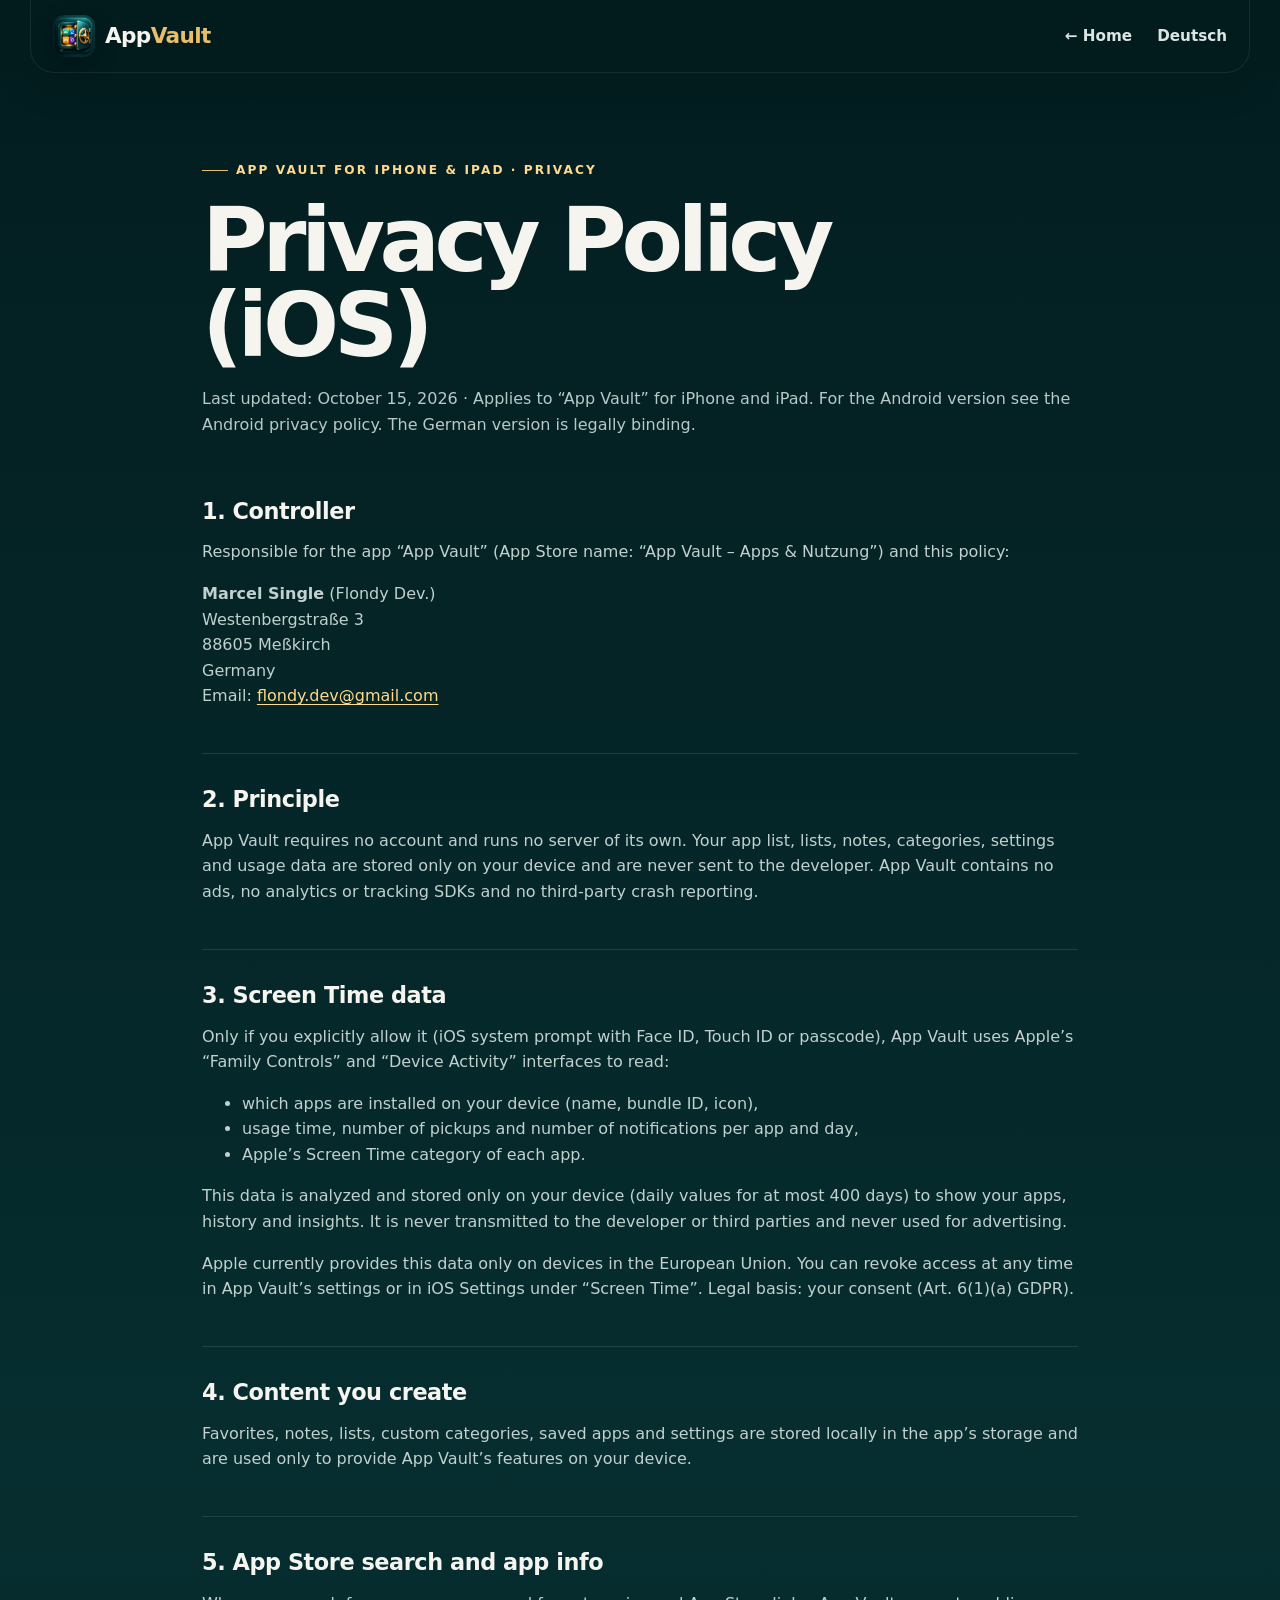
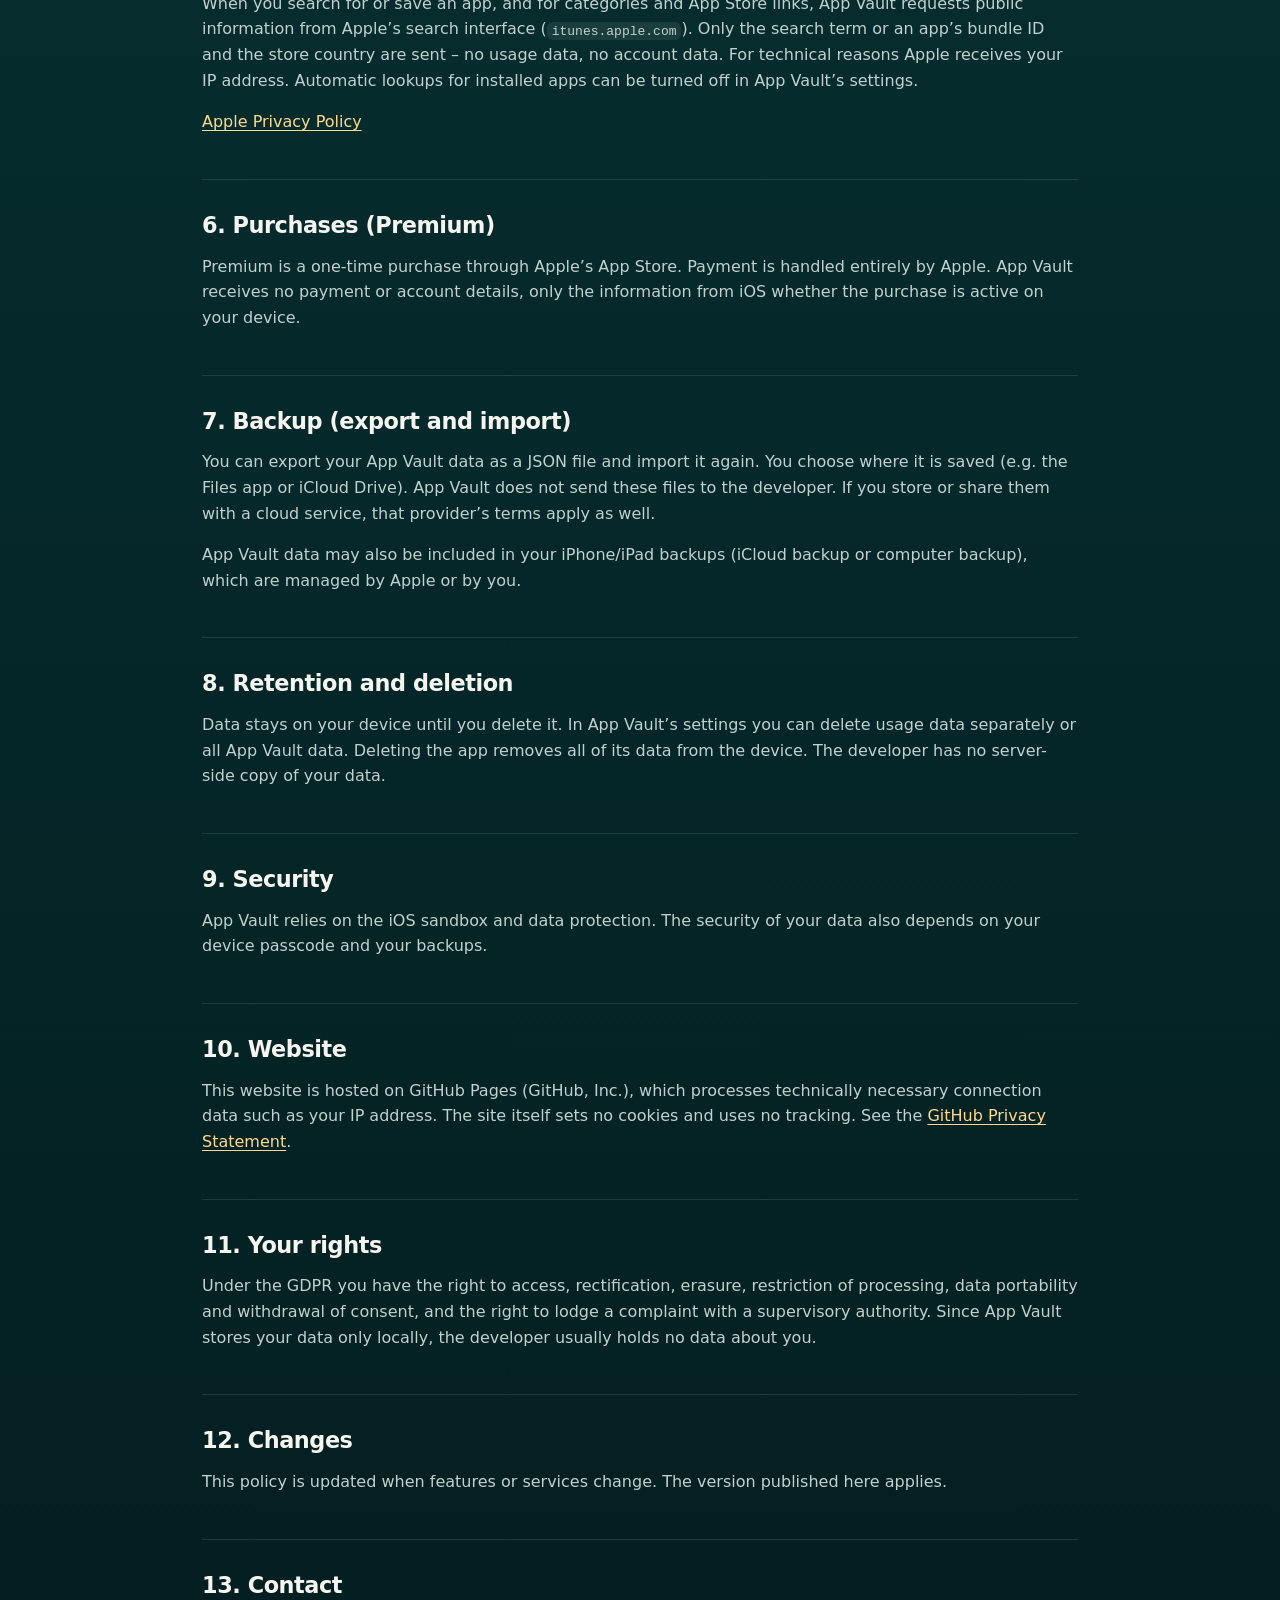
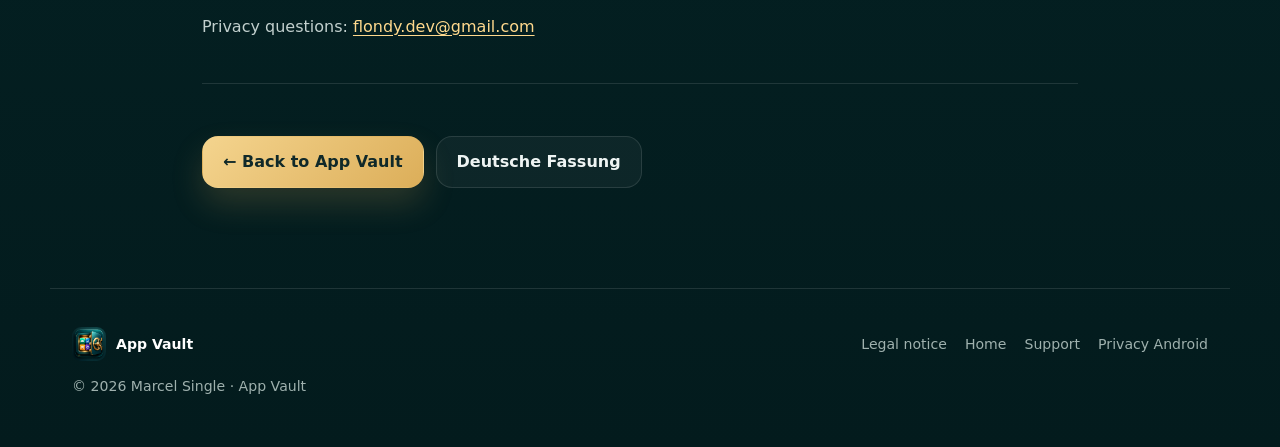
<file: privacy-ios.html>
<!doctype html>
<html lang="en">
<head>
  <meta charset="utf-8">
  <meta name="viewport" content="width=device-width, initial-scale=1">
  <meta name="theme-color" content="#07393b">
  <meta name="robots" content="index,follow">
  <title>Privacy Policy iOS – App Vault</title>
  <link rel="icon" href="assets/app-icon.png">
  <link rel="stylesheet" href="styles.css">
</head>
<body class="legal-page">
  <header class="site-header legal-header">
    <a class="brand" href="index.html"><img src="assets/app-icon.png" alt="App Vault icon" width="42" height="42"><span>App<span>Vault</span></span></a>
    <nav class="nav legal-nav"><a href="index.html">← Home</a><a href="datenschutz-ios.html" lang="de">Deutsch</a></nav>
  </header>
  <main class="legal-shell">
    <div class="legal-title">
      <div class="eyebrow">APP VAULT FOR iPHONE &amp; iPAD · PRIVACY</div>
      <h1>Privacy Policy (iOS)</h1>
      <p>Last updated: October 15, 2026 · Applies to “App Vault” for iPhone and iPad. For the Android version see the <a href="privacy.html">Android privacy policy</a>. The German version is legally binding.</p>
    </div>

    <article class="legal-content">
      <section><h2>1. Controller</h2><p>Responsible for the app “App Vault” (App Store name: “App Vault – Apps &amp; Nutzung”) and this policy:</p><p><strong>Marcel Single</strong> (Flondy Dev.)<br>Westenbergstraße 3<br>88605 Meßkirch<br>Germany<br>Email: <a href="mailto:flondy.dev@gmail.com">flondy.dev@gmail.com</a></p></section>

      <section><h2>2. Principle</h2><p>App Vault requires no account and runs no server of its own. Your app list, lists, notes, categories, settings and usage data are stored only on your device and are never sent to the developer. App Vault contains no ads, no analytics or tracking SDKs and no third-party crash reporting.</p></section>

      <section><h2>3. Screen Time data</h2><p>Only if you explicitly allow it (iOS system prompt with Face ID, Touch ID or passcode), App Vault uses Apple’s “Family Controls” and “Device Activity” interfaces to read:</p><ul><li>which apps are installed on your device (name, bundle ID, icon),</li><li>usage time, number of pickups and number of notifications per app and day,</li><li>Apple’s Screen Time category of each app.</li></ul><p>This data is analyzed and stored only on your device (daily values for at most 400 days) to show your apps, history and insights. It is never transmitted to the developer or third parties and never used for advertising.</p><p>Apple currently provides this data only on devices in the European Union. You can revoke access at any time in App Vault’s settings or in iOS Settings under “Screen Time”. Legal basis: your consent (Art. 6(1)(a) GDPR).</p></section>

      <section><h2>4. Content you create</h2><p>Favorites, notes, lists, custom categories, saved apps and settings are stored locally in the app’s storage and are used only to provide App Vault’s features on your device.</p></section>

      <section><h2>5. App Store search and app info</h2><p>When you search for or save an app, and for categories and App Store links, App Vault requests public information from Apple’s search interface (<code>itunes.apple.com</code>). Only the search term or an app’s bundle ID and the store country are sent – no usage data, no account data. For technical reasons Apple receives your IP address. Automatic lookups for installed apps can be turned off in App Vault’s settings.</p><p><a href="https://www.apple.com/legal/privacy/" rel="noopener noreferrer">Apple Privacy Policy</a></p></section>

      <section><h2>6. Purchases (Premium)</h2><p>Premium is a one-time purchase through Apple’s App Store. Payment is handled entirely by Apple. App Vault receives no payment or account details, only the information from iOS whether the purchase is active on your device.</p></section>

      <section><h2>7. Backup (export and import)</h2><p>You can export your App Vault data as a JSON file and import it again. You choose where it is saved (e.g. the Files app or iCloud Drive). App Vault does not send these files to the developer. If you store or share them with a cloud service, that provider’s terms apply as well.</p><p>App Vault data may also be included in your iPhone/iPad backups (iCloud backup or computer backup), which are managed by Apple or by you.</p></section>

      <section><h2>8. Retention and deletion</h2><p>Data stays on your device until you delete it. In App Vault’s settings you can delete usage data separately or all App Vault data. Deleting the app removes all of its data from the device. The developer has no server-side copy of your data.</p></section>

      <section><h2>9. Security</h2><p>App Vault relies on the iOS sandbox and data protection. The security of your data also depends on your device passcode and your backups.</p></section>

      <section><h2>10. Website</h2><p>This website is hosted on GitHub Pages (GitHub, Inc.), which processes technically necessary connection data such as your IP address. The site itself sets no cookies and uses no tracking. See the <a href="https://docs.github.com/en/site-policy/privacy-policies/github-general-privacy-statement" rel="noopener noreferrer">GitHub Privacy Statement</a>.</p></section>

      <section><h2>11. Your rights</h2><p>Under the GDPR you have the right to access, rectification, erasure, restriction of processing, data portability and withdrawal of consent, and the right to lodge a complaint with a supervisory authority. Since App Vault stores your data only locally, the developer usually holds no data about you.</p></section>

      <section><h2>12. Changes</h2><p>This policy is updated when features or services change. The version published here applies.</p></section>

      <section><h2>13. Contact</h2><p>Privacy questions: <a href="mailto:flondy.dev@gmail.com">flondy.dev@gmail.com</a></p></section>
    </article>
    <div class="legal-actions"><a class="button button-primary" href="index.html">← Back to App Vault</a><a class="button button-ghost" href="datenschutz-ios.html">Deutsche Fassung</a></div>
  </main>
  <footer><div class="footer-brand"><img src="assets/app-icon.png" alt="" width="34" height="34"><strong>App Vault</strong></div><div class="footer-links"><a href="https://flondy.github.io/app-store/impressum.html">Legal notice</a><a href="index.html">Home</a><a href="support.html">Support</a><a href="privacy.html">Privacy Android</a></div><p>© <span id="year"></span> Marcel Single · App Vault</p></footer>
  <script src="script.js"></script>
</body>
</html>
</file>
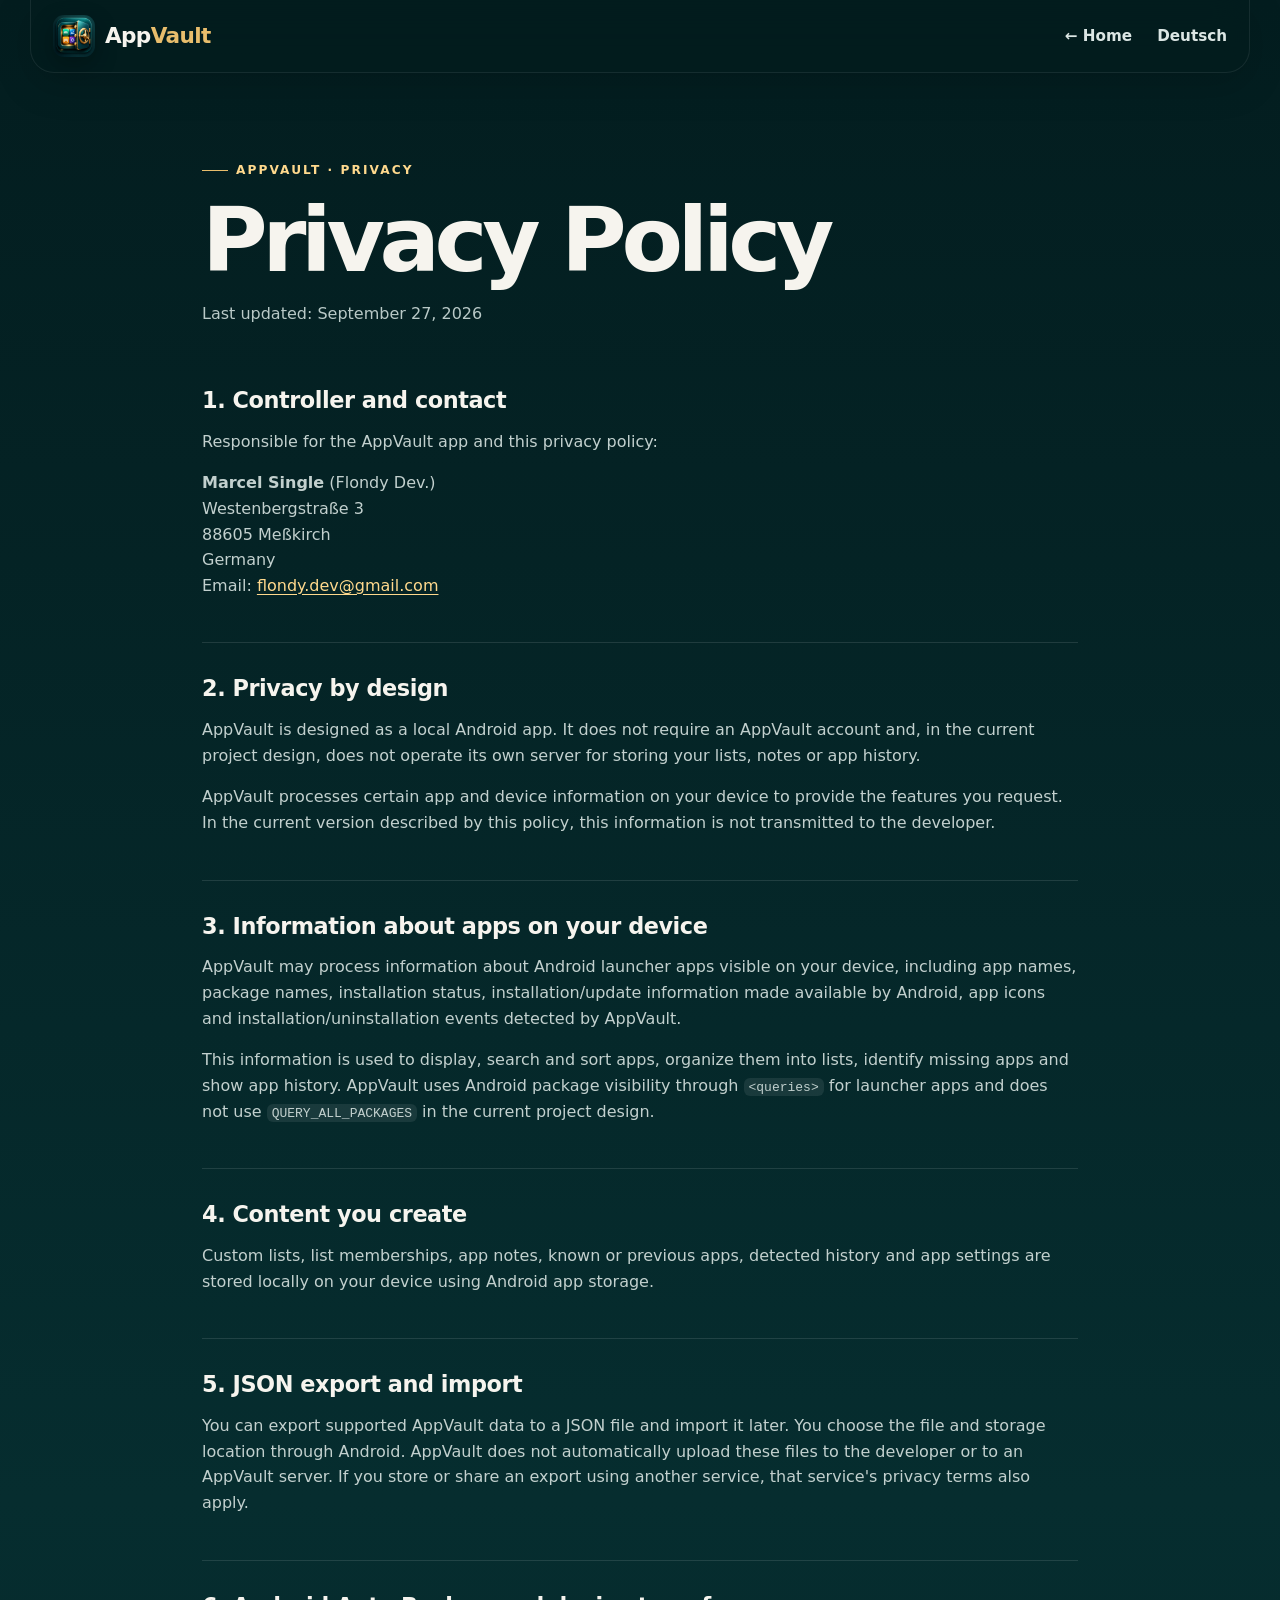
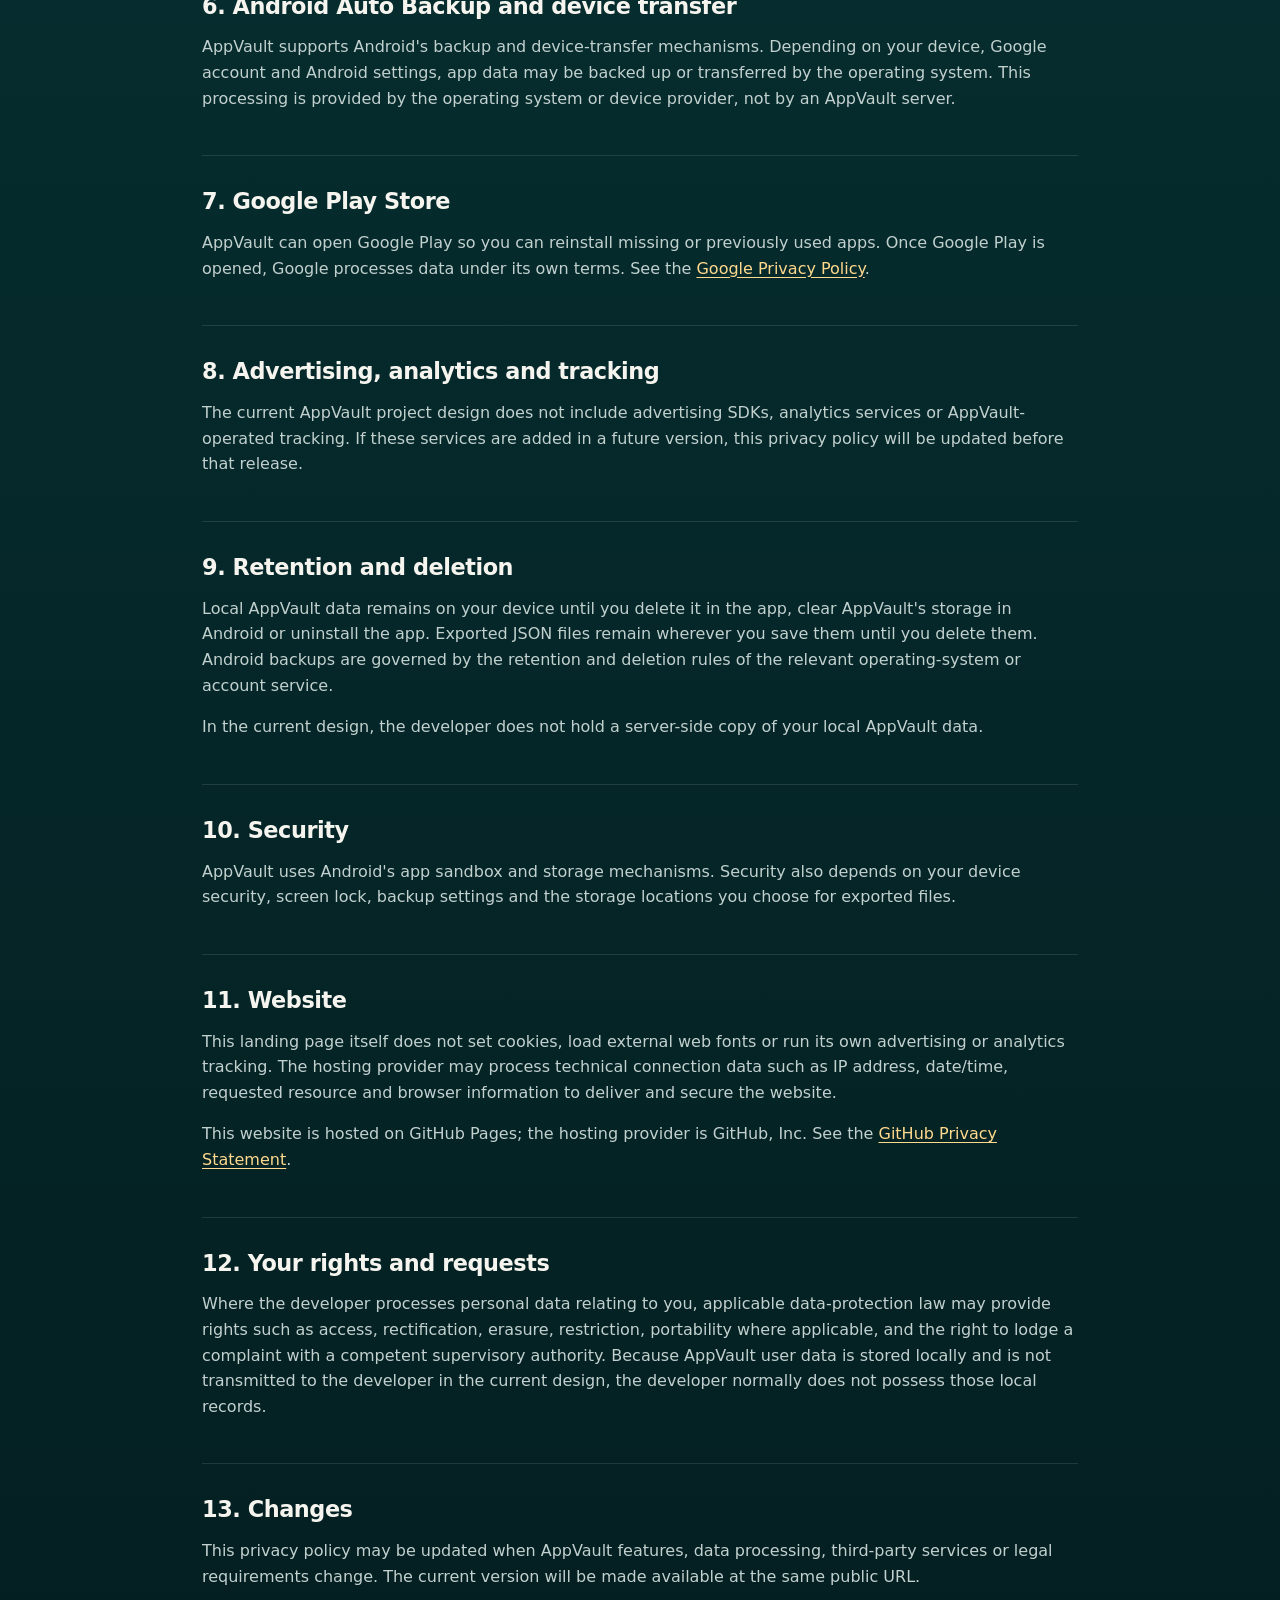
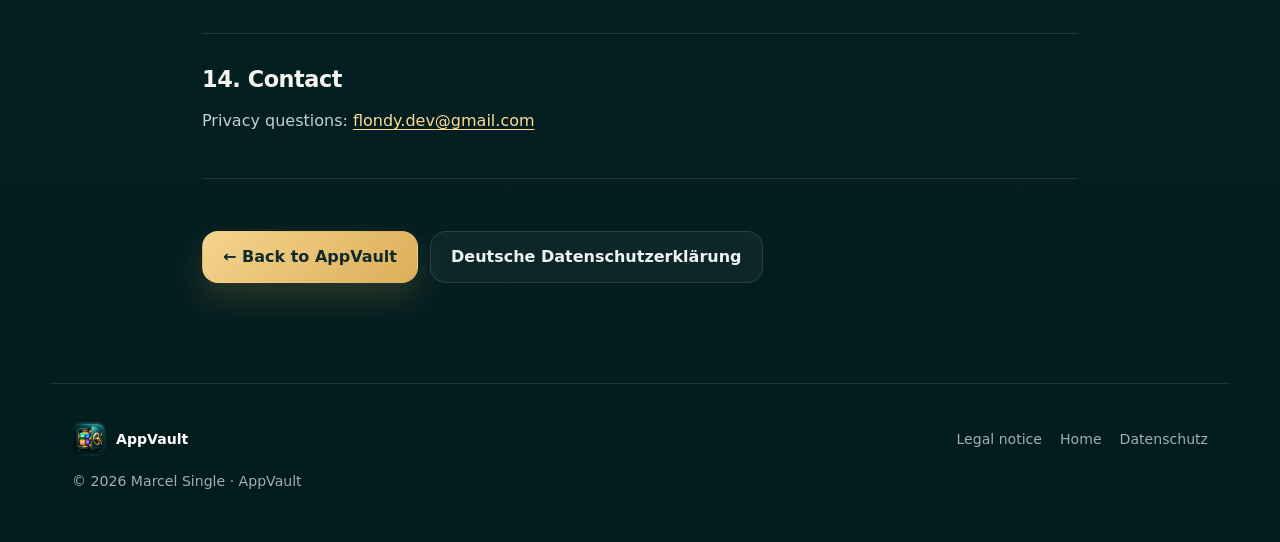
<file: privacy.html>
<!doctype html>
<html lang="en">
<head>
  <meta charset="utf-8">
  <meta name="viewport" content="width=device-width, initial-scale=1">
  <meta name="theme-color" content="#07393b">
  <meta name="robots" content="index,follow">
  <title>Privacy Policy – AppVault</title>
  <link rel="icon" href="assets/app-icon.png">
  <link rel="stylesheet" href="styles.css">
</head>
<body class="legal-page">
  <header class="site-header legal-header">
    <a class="brand" href="index.html"><img src="assets/app-icon.png" alt="AppVault icon" width="42" height="42"><span>App<span>Vault</span></span></a>
    <nav class="nav legal-nav"><a href="index.html">← Home</a><a href="datenschutz.html" lang="de">Deutsch</a></nav>
  </header>
  <main class="legal-shell">
    <div class="legal-title"><div class="eyebrow">APPVAULT · PRIVACY</div><h1>Privacy Policy</h1><p>Last updated: September 27, 2026</p></div>
    <article class="legal-content">
      <section><h2>1. Controller and contact</h2><p>Responsible for the AppVault app and this privacy policy:</p><p><strong>Marcel Single</strong> (Flondy Dev.)<br>Westenbergstraße 3<br>88605 Meßkirch<br>Germany<br>Email: <a href="mailto:flondy.dev@gmail.com">flondy.dev@gmail.com</a></p></section>
      <section><h2>2. Privacy by design</h2><p>AppVault is designed as a local Android app. It does not require an AppVault account and, in the current project design, does not operate its own server for storing your lists, notes or app history.</p><p>AppVault processes certain app and device information on your device to provide the features you request. In the current version described by this policy, this information is not transmitted to the developer.</p></section>
      <section><h2>3. Information about apps on your device</h2><p>AppVault may process information about Android launcher apps visible on your device, including app names, package names, installation status, installation/update information made available by Android, app icons and installation/uninstallation events detected by AppVault.</p><p>This information is used to display, search and sort apps, organize them into lists, identify missing apps and show app history. AppVault uses Android package visibility through <code>&lt;queries&gt;</code> for launcher apps and does not use <code>QUERY_ALL_PACKAGES</code> in the current project design.</p></section>
      <section><h2>4. Content you create</h2><p>Custom lists, list memberships, app notes, known or previous apps, detected history and app settings are stored locally on your device using Android app storage.</p></section>
      <section><h2>5. JSON export and import</h2><p>You can export supported AppVault data to a JSON file and import it later. You choose the file and storage location through Android. AppVault does not automatically upload these files to the developer or to an AppVault server. If you store or share an export using another service, that service's privacy terms also apply.</p></section>
      <section><h2>6. Android Auto Backup and device transfer</h2><p>AppVault supports Android's backup and device-transfer mechanisms. Depending on your device, Google account and Android settings, app data may be backed up or transferred by the operating system. This processing is provided by the operating system or device provider, not by an AppVault server.</p></section>
      <section><h2>7. Google Play Store</h2><p>AppVault can open Google Play so you can reinstall missing or previously used apps. Once Google Play is opened, Google processes data under its own terms. See the <a href="https://policies.google.com/privacy" rel="noopener noreferrer">Google Privacy Policy</a>.</p></section>
      <section><h2>8. Advertising, analytics and tracking</h2><p>The current AppVault project design does not include advertising SDKs, analytics services or AppVault-operated tracking. If these services are added in a future version, this privacy policy will be updated before that release.</p></section>
      <section><h2>9. Retention and deletion</h2><p>Local AppVault data remains on your device until you delete it in the app, clear AppVault's storage in Android or uninstall the app. Exported JSON files remain wherever you save them until you delete them. Android backups are governed by the retention and deletion rules of the relevant operating-system or account service.</p><p>In the current design, the developer does not hold a server-side copy of your local AppVault data.</p></section>
      <section><h2>10. Security</h2><p>AppVault uses Android's app sandbox and storage mechanisms. Security also depends on your device security, screen lock, backup settings and the storage locations you choose for exported files.</p></section>
      <section><h2>11. Website</h2><p>This landing page itself does not set cookies, load external web fonts or run its own advertising or analytics tracking. The hosting provider may process technical connection data such as IP address, date/time, requested resource and browser information to deliver and secure the website.</p><p>This website is hosted on GitHub Pages; the hosting provider is GitHub, Inc. See the <a href="https://docs.github.com/en/site-policy/privacy-policies/github-general-privacy-statement" rel="noopener noreferrer">GitHub Privacy Statement</a>.</p></section>
      <section><h2>12. Your rights and requests</h2><p>Where the developer processes personal data relating to you, applicable data-protection law may provide rights such as access, rectification, erasure, restriction, portability where applicable, and the right to lodge a complaint with a competent supervisory authority. Because AppVault user data is stored locally and is not transmitted to the developer in the current design, the developer normally does not possess those local records.</p></section>
      <section><h2>13. Changes</h2><p>This privacy policy may be updated when AppVault features, data processing, third-party services or legal requirements change. The current version will be made available at the same public URL.</p></section>
      <section><h2>14. Contact</h2><p>Privacy questions: <a href="mailto:flondy.dev@gmail.com">flondy.dev@gmail.com</a></p></section>
    </article>
    <div class="legal-actions"><a class="button button-primary" href="index.html">← Back to AppVault</a><a class="button button-ghost" href="datenschutz.html">Deutsche Datenschutzerklärung</a></div>
  </main>
  <footer><div class="footer-brand"><img src="assets/app-icon.png" alt="" width="34" height="34"><strong>AppVault</strong></div><div class="footer-links"><a href="https://flondy.github.io/app-store/impressum.html">Legal notice</a><a href="index.html">Home</a><a href="datenschutz.html">Datenschutz</a></div><p>© <span id="year"></span> Marcel Single · AppVault</p></footer>
  <script src="script.js"></script>
</body>
</html>
</file>
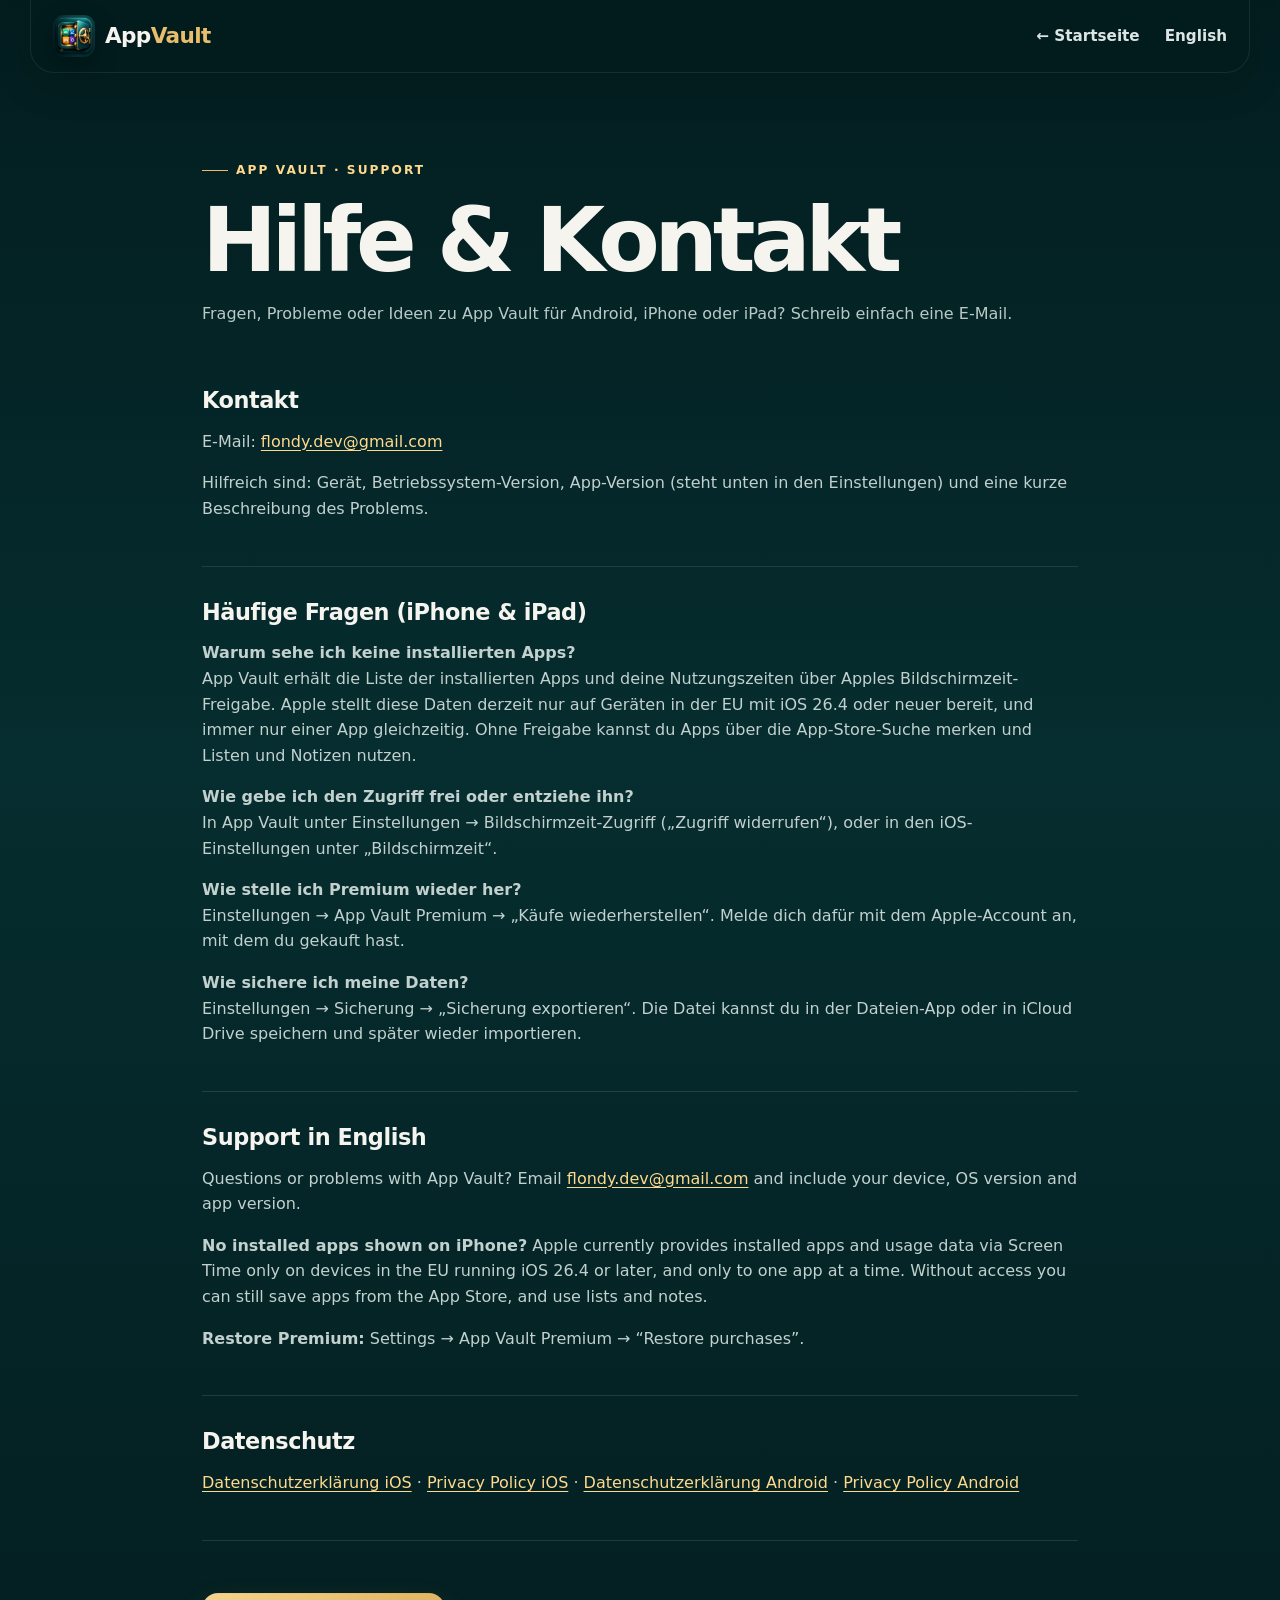
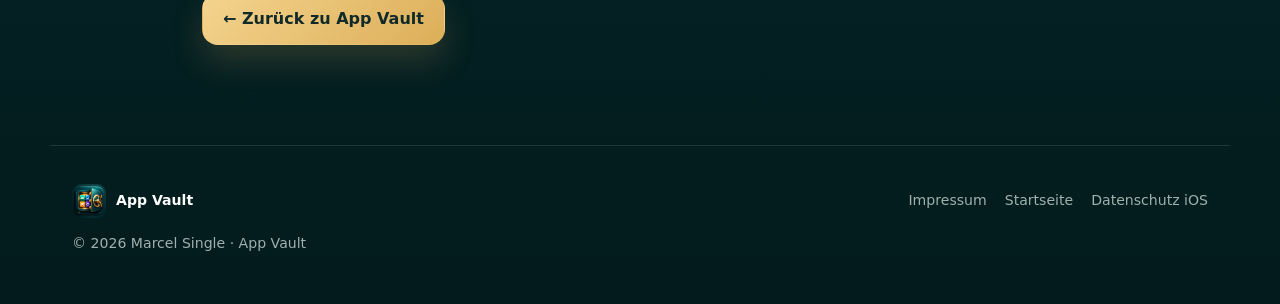
<file: support.html>
<!doctype html>
<html lang="de">
<head>
  <meta charset="utf-8">
  <meta name="viewport" content="width=device-width, initial-scale=1">
  <meta name="theme-color" content="#07393b">
  <meta name="robots" content="index,follow">
  <title>Support – App Vault</title>
  <link rel="icon" href="assets/app-icon.png">
  <link rel="stylesheet" href="styles.css">
</head>
<body class="legal-page">
  <header class="site-header legal-header">
    <a class="brand" href="index.html"><img src="assets/app-icon.png" alt="App Vault Icon" width="42" height="42"><span>App<span>Vault</span></span></a>
    <nav class="nav legal-nav"><a href="index.html">← Startseite</a><a href="#en" lang="en">English</a></nav>
  </header>
  <main class="legal-shell">
    <div class="legal-title">
      <div class="eyebrow">APP VAULT · SUPPORT</div>
      <h1>Hilfe &amp; Kontakt</h1>
      <p>Fragen, Probleme oder Ideen zu App Vault für Android, iPhone oder iPad? Schreib einfach eine E-Mail.</p>
    </div>

    <article class="legal-content">
      <section><h2>Kontakt</h2><p>E-Mail: <a href="mailto:flondy.dev@gmail.com?subject=App%20Vault%20Support">flondy.dev@gmail.com</a></p><p>Hilfreich sind: Gerät, Betriebssystem-Version, App-Version (steht unten in den Einstellungen) und eine kurze Beschreibung des Problems.</p></section>

      <section><h2>Häufige Fragen (iPhone &amp; iPad)</h2>
        <p><strong>Warum sehe ich keine installierten Apps?</strong><br>App Vault erhält die Liste der installierten Apps und deine Nutzungszeiten über Apples Bildschirmzeit-Freigabe. Apple stellt diese Daten derzeit nur auf Geräten in der EU mit iOS 26.4 oder neuer bereit, und immer nur einer App gleichzeitig. Ohne Freigabe kannst du Apps über die App-Store-Suche merken und Listen und Notizen nutzen.</p>
        <p><strong>Wie gebe ich den Zugriff frei oder entziehe ihn?</strong><br>In App Vault unter Einstellungen → Bildschirmzeit-Zugriff („Zugriff widerrufen“), oder in den iOS-Einstellungen unter „Bildschirmzeit“.</p>
        <p><strong>Wie stelle ich Premium wieder her?</strong><br>Einstellungen → App Vault Premium → „Käufe wiederherstellen“. Melde dich dafür mit dem Apple-Account an, mit dem du gekauft hast.</p>
        <p><strong>Wie sichere ich meine Daten?</strong><br>Einstellungen → Sicherung → „Sicherung exportieren“. Die Datei kannst du in der Dateien-App oder in iCloud Drive speichern und später wieder importieren.</p>
      </section>

      <section id="en" lang="en"><h2>Support in English</h2><p>Questions or problems with App Vault? Email <a href="mailto:flondy.dev@gmail.com?subject=App%20Vault%20Support">flondy.dev@gmail.com</a> and include your device, OS version and app version.</p><p><strong>No installed apps shown on iPhone?</strong> Apple currently provides installed apps and usage data via Screen Time only on devices in the EU running iOS 26.4 or later, and only to one app at a time. Without access you can still save apps from the App Store, and use lists and notes.</p><p><strong>Restore Premium:</strong> Settings → App Vault Premium → “Restore purchases”.</p></section>

      <section><h2>Datenschutz</h2><p><a href="datenschutz-ios.html">Datenschutzerklärung iOS</a> · <a href="privacy-ios.html">Privacy Policy iOS</a> · <a href="datenschutz.html">Datenschutzerklärung Android</a> · <a href="privacy.html">Privacy Policy Android</a></p></section>
    </article>
    <div class="legal-actions"><a class="button button-primary" href="index.html">← Zurück zu App Vault</a></div>
  </main>
  <footer><div class="footer-brand"><img src="assets/app-icon.png" alt="" width="34" height="34"><strong>App Vault</strong></div><div class="footer-links"><a href="https://flondy.github.io/app-store/impressum.html">Impressum</a><a href="index.html">Startseite</a><a href="datenschutz-ios.html">Datenschutz iOS</a></div><p>© <span id="year"></span> Marcel Single · App Vault</p></footer>
  <script src="script.js"></script>
</body>
</html>
</file>
<file: styles.css>
:root{--bg:#041f21;--bg2:#062d2f;--panel:#0a383a;--panel2:#0f4546;--gold:#e8bd6c;--gold2:#ffd98d;--text:#f6f4ee;--muted:#b9c9c7;--line:rgba(255,255,255,.11);--shadow:0 32px 80px rgba(0,0,0,.35);--radius:28px;--max:1180px}*{box-sizing:border-box}html{scroll-behavior:smooth}body{margin:0;background:radial-gradient(circle at 85% 4%,rgba(232,189,108,.13),transparent 26%),linear-gradient(180deg,#031c1e 0%,#052a2c 52%,#031b1d 100%);color:var(--text);font-family:Inter,ui-sans-serif,system-ui,-apple-system,BlinkMacSystemFont,"Segoe UI",sans-serif;line-height:1.6}a{color:inherit;text-decoration:none}img{max-width:100%;display:block}.site-header{position:sticky;top:0;z-index:50;display:flex;align-items:center;justify-content:space-between;max-width:1220px;margin:0 auto;padding:15px 22px;background:rgba(3,28,30,.76);border:1px solid rgba(255,255,255,.08);border-top:0;border-radius:0 0 24px 24px;backdrop-filter:blur(18px);box-shadow:0 12px 38px rgba(0,0,0,.15)}.brand{display:flex;gap:10px;align-items:center;font-weight:900;font-size:1.35rem;letter-spacing:-.03em}.brand img{border-radius:11px;box-shadow:0 8px 22px rgba(0,0,0,.25)}.brand span span{color:var(--gold)}.nav{display:flex;align-items:center;gap:25px;color:#dbe6e4;font-weight:650;font-size:.95rem}.nav a:hover{color:var(--gold2)}.nav-cta{padding:10px 16px;border:1px solid rgba(232,189,108,.45);border-radius:999px;background:rgba(232,189,108,.08)}.menu-button{display:none;background:transparent;border:0;color:white;font-size:1.5rem}.section-pad{padding-left:max(22px,calc((100vw - var(--max))/2));padding-right:max(22px,calc((100vw - var(--max))/2))}.hero{position:relative;min-height:800px;display:grid;grid-template-columns:1.02fr .98fr;align-items:center;gap:40px;overflow:hidden;padding-top:84px;padding-bottom:88px}.hero-copy{position:relative;z-index:2}.eyebrow{display:inline-flex;align-items:center;gap:8px;font-size:.76rem;letter-spacing:.17em;font-weight:850;color:var(--gold2);text-transform:uppercase}.eyebrow:before{content:"";width:26px;height:1px;background:var(--gold)}h1,h2,h3,p{margin-top:0}.hero h1{font-size:clamp(3.4rem,7vw,6.6rem);line-height:.92;letter-spacing:-.065em;margin:18px 0 26px}.hero h1 span{background:linear-gradient(100deg,var(--gold2),#fff2c9 65%,var(--gold));-webkit-background-clip:text;background-clip:text;color:transparent}.lead{font-size:1.23rem;color:var(--muted);max-width:650px}.hero-actions{display:flex;flex-wrap:wrap;gap:12px;margin:32px 0 24px}.button{display:inline-flex;align-items:center;justify-content:center;min-height:52px;padding:0 20px;border-radius:16px;font-weight:800;border:1px solid transparent;transition:.2s ease}.button:hover{transform:translateY(-2px)}.button-primary{background:linear-gradient(135deg,#f4d48e,#dcae59);color:#102929;box-shadow:0 16px 32px rgba(221,173,86,.18)}.button-ghost{border-color:var(--line);background:rgba(255,255,255,.045);color:#eef4f3}.trust-row{display:flex;flex-wrap:wrap;gap:12px 20px;color:#aac0bd;font-size:.88rem}.hero-visual{position:relative;min-height:660px;display:flex;align-items:center;justify-content:center}.hero-phone{width:min(370px,70%);position:relative;z-index:3;border-radius:34px;filter:drop-shadow(0 40px 40px rgba(0,0,0,.45));transform:rotate(3deg)}.icon-orbit{position:absolute;left:-10px;top:12%;width:260px;height:260px;border:1px solid rgba(232,189,108,.26);border-radius:50%;display:grid;place-items:center;box-shadow:inset 0 0 60px rgba(232,189,108,.07)}.hero-icon{width:170px;border-radius:38px;box-shadow:0 26px 45px rgba(0,0,0,.38)}.orbit-dot{position:absolute;width:12px;height:12px;border-radius:50%;background:var(--gold);box-shadow:0 0 22px var(--gold)}.dot-a{top:12%;right:14%}.dot-b{bottom:8%;left:26%}.dot-c{top:58%;left:-2%;width:7px;height:7px}.hero-glow{position:absolute;border-radius:50%;filter:blur(4px);opacity:.65}.hero-glow-a{width:500px;height:500px;background:radial-gradient(circle,rgba(32,151,142,.18),transparent 70%);right:8%;top:10%}.hero-glow-b{width:420px;height:420px;background:radial-gradient(circle,rgba(232,189,108,.14),transparent 70%);left:-8%;bottom:-10%}.mini-proof{max-width:var(--max);margin:-30px auto 60px;display:grid;grid-template-columns:repeat(4,1fr);background:rgba(255,255,255,.045);border:1px solid var(--line);border-radius:25px;overflow:hidden;box-shadow:var(--shadow)}.mini-proof div{padding:22px}.mini-proof div+div{border-left:1px solid var(--line)}.mini-proof strong{display:block;color:var(--gold2);font-size:1.05rem}.mini-proof span{display:block;color:var(--muted);font-size:.85rem;margin-top:3px}.section{padding-top:110px;padding-bottom:110px}.section-heading{max-width:760px;margin-bottom:40px}.section-heading h2,.privacy-card h2,.cta h2{font-size:clamp(2.1rem,4vw,4rem);line-height:1.04;letter-spacing:-.05em;margin:16px 0 18px}.section-heading p{color:var(--muted);font-size:1.08rem}.feature-grid{display:grid;grid-template-columns:repeat(4,1fr);gap:16px}.feature-card{padding:26px;border:1px solid var(--line);background:linear-gradient(180deg,rgba(255,255,255,.055),rgba(255,255,255,.025));border-radius:24px;min-height:260px;box-shadow:0 20px 45px rgba(0,0,0,.12);transition:.25s}.feature-card:hover{transform:translateY(-4px);border-color:rgba(232,189,108,.35)}.feature-card.featured{background:linear-gradient(155deg,rgba(232,189,108,.15),rgba(255,255,255,.04));border-color:rgba(232,189,108,.3)}.feature-icon{width:48px;height:48px;display:grid;place-items:center;border:1px solid rgba(232,189,108,.35);background:#082f31;border-radius:14px;color:var(--gold2);font-size:1.3rem;margin-bottom:28px}.feature-card h3{font-size:1.17rem;margin-bottom:9px}.feature-card p{color:#b7c7c5;font-size:.94rem;margin-bottom:0}.showcase{padding-top:110px;padding-bottom:105px;background:linear-gradient(180deg,rgba(255,255,255,.025),transparent)}.screens-wrap{position:relative}.screens{display:flex;gap:26px;overflow-x:auto;scroll-snap-type:x mandatory;padding:10px 3px 26px;scrollbar-width:none}.screens::-webkit-scrollbar{display:none}.screens figure{flex:0 0 300px;margin:0;scroll-snap-align:center}.screens img{width:100%;border-radius:28px;box-shadow:0 28px 60px rgba(0,0,0,.35);border:1px solid rgba(255,255,255,.08)}.screens figcaption{text-align:center;margin-top:11px;color:#d3dfdd;font-weight:700}.slider-button{position:absolute;top:45%;z-index:3;width:48px;height:48px;border-radius:50%;border:1px solid var(--line);background:rgba(4,31,33,.9);color:white;font-size:2rem;display:grid;place-items:center;cursor:pointer}.slider-button.prev{left:-22px}.slider-button.next{right:-22px}.mockup-note{color:#8fa7a4;text-align:center;font-size:.8rem;margin:16px auto 0;max-width:760px}.privacy-band{padding-top:70px;padding-bottom:110px}.privacy-card{display:grid;grid-template-columns:1.25fr .75fr;gap:34px;align-items:center;padding:44px;border-radius:34px;border:1px solid rgba(232,189,108,.23);background:radial-gradient(circle at 95% 8%,rgba(232,189,108,.15),transparent 28%),linear-gradient(145deg,#0a3a3c,#062b2d);box-shadow:var(--shadow)}.privacy-card p{color:var(--muted);max-width:680px}.privacy-points{display:grid;grid-template-columns:1fr 1fr;gap:10px}.privacy-points span{padding:13px;border-radius:14px;border:1px solid var(--line);background:rgba(255,255,255,.04);font-size:.85rem;font-weight:750}.privacy-card .button{grid-column:1/-1;justify-self:start}.faq{padding-top:90px}.faq-list{display:grid;gap:12px;max-width:900px}.faq details{padding:18px 20px;border:1px solid var(--line);border-radius:18px;background:rgba(255,255,255,.035)}.faq summary{font-weight:800;cursor:pointer}.faq details p{color:var(--muted);margin:12px 0 0}.cta{max-width:var(--max);margin:10px auto 100px;padding-top:36px;padding-bottom:36px;display:grid;grid-template-columns:auto 1fr auto;align-items:center;gap:26px;border-radius:32px;border:1px solid var(--line);background:linear-gradient(135deg,rgba(232,189,108,.14),rgba(255,255,255,.04))}.cta img{border-radius:22px}.cta h2{font-size:clamp(1.9rem,4vw,3.4rem);margin:6px 0 0}footer{max-width:var(--max);margin:0 auto;padding:38px 22px 50px;border-top:1px solid var(--line);display:grid;grid-template-columns:1fr auto;gap:14px;align-items:center;color:#9fb1ae;font-size:.88rem}.footer-brand{display:flex;align-items:center;gap:10px;color:white}.footer-brand img{border-radius:9px}.footer-links{display:flex;gap:18px}.footer-links a:hover{color:var(--gold2)}footer p{grid-column:1/-1;margin:0}.reveal{opacity:0;transform:translateY(18px);transition:opacity .7s ease,transform .7s ease}.reveal.visible{opacity:1;transform:none}.legal-page{background:linear-gradient(180deg,#031d1f,#062d2f 40%,#031b1d)}.legal-header{position:relative}.legal-nav{display:flex}.legal-shell{max-width:920px;margin:0 auto;padding:80px 22px 100px}.legal-title h1{font-size:clamp(3rem,7vw,5.6rem);line-height:.95;letter-spacing:-.06em;margin:18px 0}.legal-title p{color:var(--muted)}.legal-notice{margin:36px 0;padding:20px;border-radius:18px;border:1px solid rgba(232,189,108,.35);background:rgba(232,189,108,.09);color:#f3e6ca}.legal-content{padding:12px 0}.legal-content section{padding:28px 0;border-bottom:1px solid var(--line)}.legal-content h2{font-size:1.4rem;letter-spacing:-.02em;margin-bottom:10px}.legal-content p,.legal-content li{color:#c2d0ce}.legal-content a{color:var(--gold2);text-decoration:underline;text-underline-offset:3px}.legal-content code,.legal-notice code{background:rgba(255,255,255,.08);padding:.12em .38em;border-radius:6px}.legal-actions{display:flex;flex-wrap:wrap;gap:12px;margin-top:40px}@media(max-width:980px){.hero{grid-template-columns:1fr;padding-top:70px}.hero-visual{min-height:560px}.feature-grid{grid-template-columns:repeat(2,1fr)}.mini-proof{grid-template-columns:repeat(2,1fr);margin-left:22px;margin-right:22px}.mini-proof div:nth-child(3){border-left:0;border-top:1px solid var(--line)}.mini-proof div:nth-child(4){border-top:1px solid var(--line)}.privacy-card{grid-template-columns:1fr}.cta{margin-left:22px;margin-right:22px;grid-template-columns:auto 1fr}.cta .button{grid-column:1/-1;justify-self:start}}@media(max-width:720px){.site-header{margin:0 10px;padding:12px 14px;border-radius:0 0 18px 18px}.menu-button{display:block}.nav{position:absolute;top:70px;left:10px;right:10px;display:none;flex-direction:column;align-items:stretch;padding:16px;background:#062c2e;border:1px solid var(--line);border-radius:18px;box-shadow:var(--shadow)}.nav.open{display:flex}.legal-nav{position:static;display:flex;flex-direction:row;background:none;border:0;padding:0;box-shadow:none}.legal-page .menu-button{display:none}.hero{min-height:auto;padding-top:70px}.hero h1{font-size:clamp(3.1rem,17vw,5rem)}.hero-visual{min-height:500px}.hero-phone{width:min(310px,75%)}.icon-orbit{width:200px;height:200px;left:-8px}.hero-icon{width:125px}.mini-proof{grid-template-columns:1fr}.mini-proof div+div{border-left:0;border-top:1px solid var(--line)}.feature-grid{grid-template-columns:1fr}.feature-card{min-height:0}.privacy-card{padding:28px}.privacy-points{grid-template-columns:1fr}.slider-button{display:none}.screens figure{flex-basis:82vw;max-width:310px}.cta{grid-template-columns:1fr;text-align:left}.cta img{width:72px}.cta .button{grid-column:auto}.footer-links{flex-wrap:wrap}footer{grid-template-columns:1fr}.legal-shell{padding-top:55px}}@media(prefers-reduced-motion:reduce){html{scroll-behavior:auto}.reveal{opacity:1;transform:none;transition:none}.button{transition:none}}
</file>
